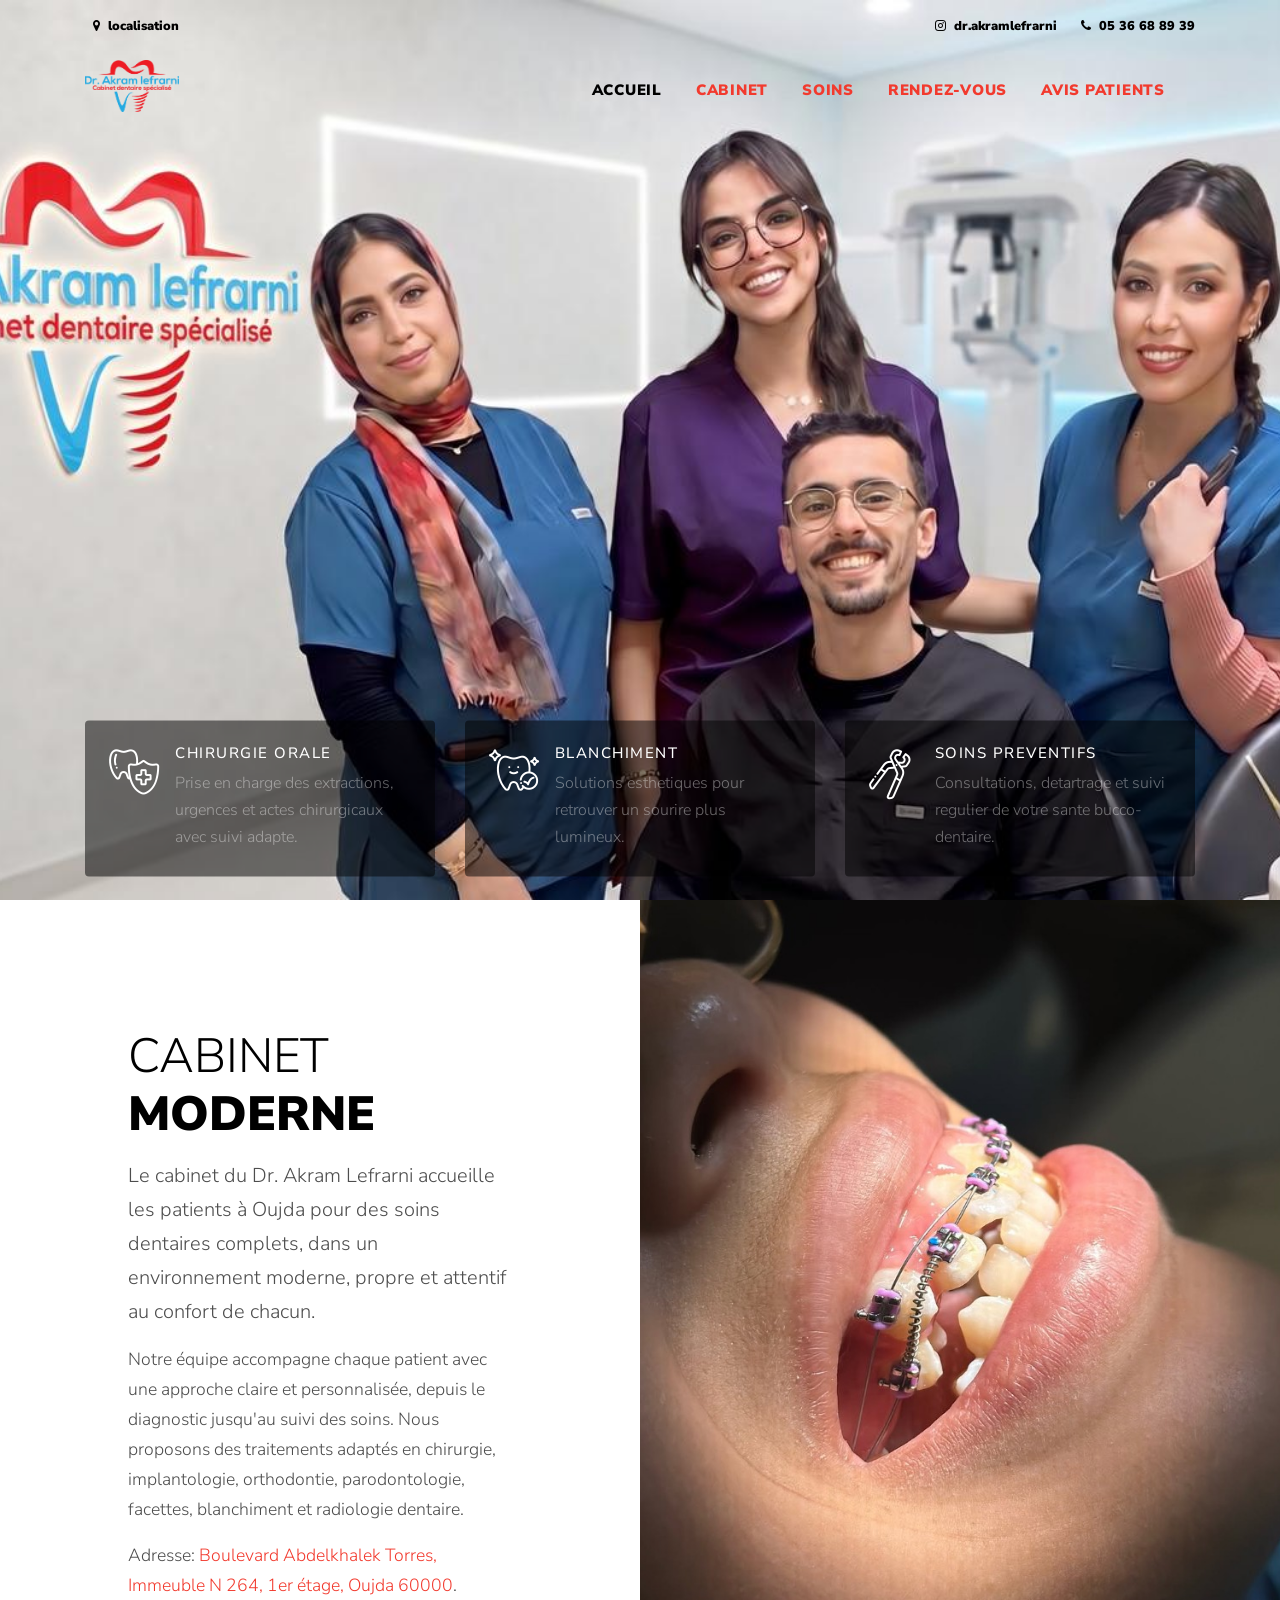
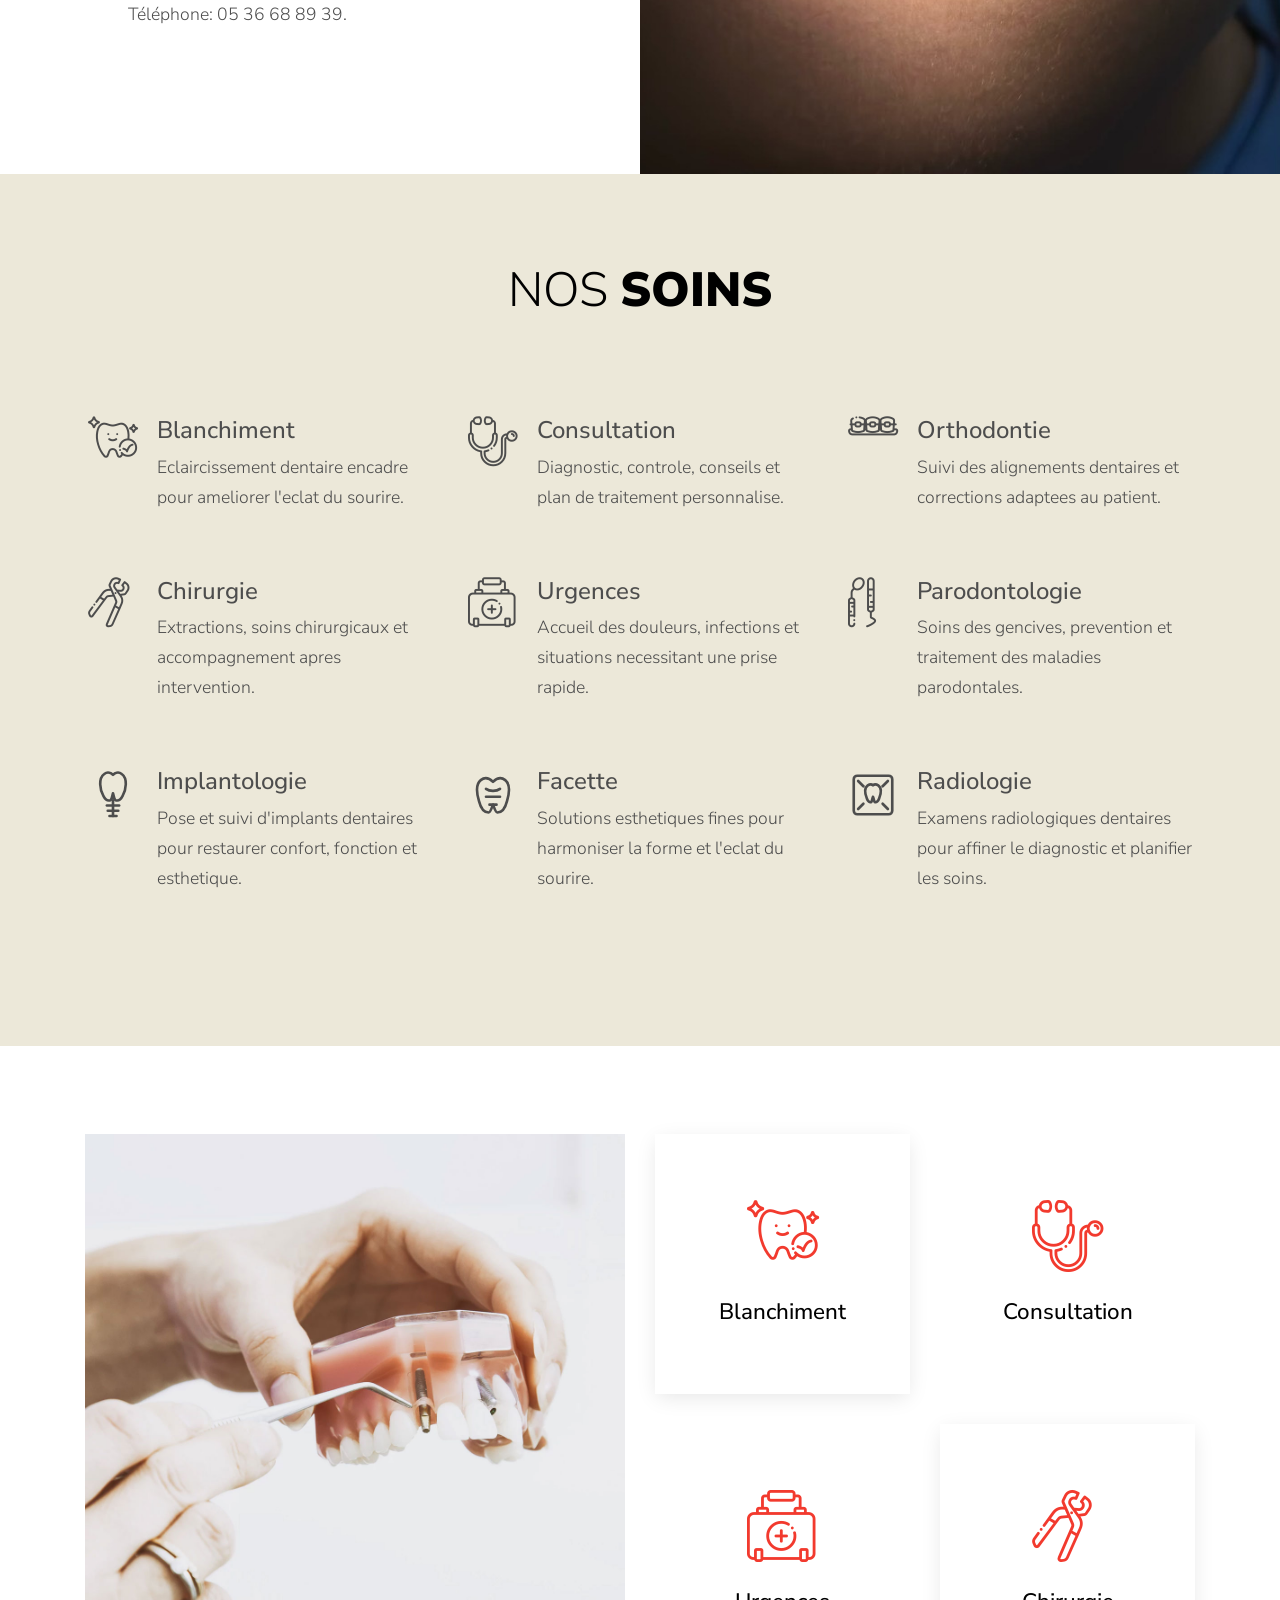
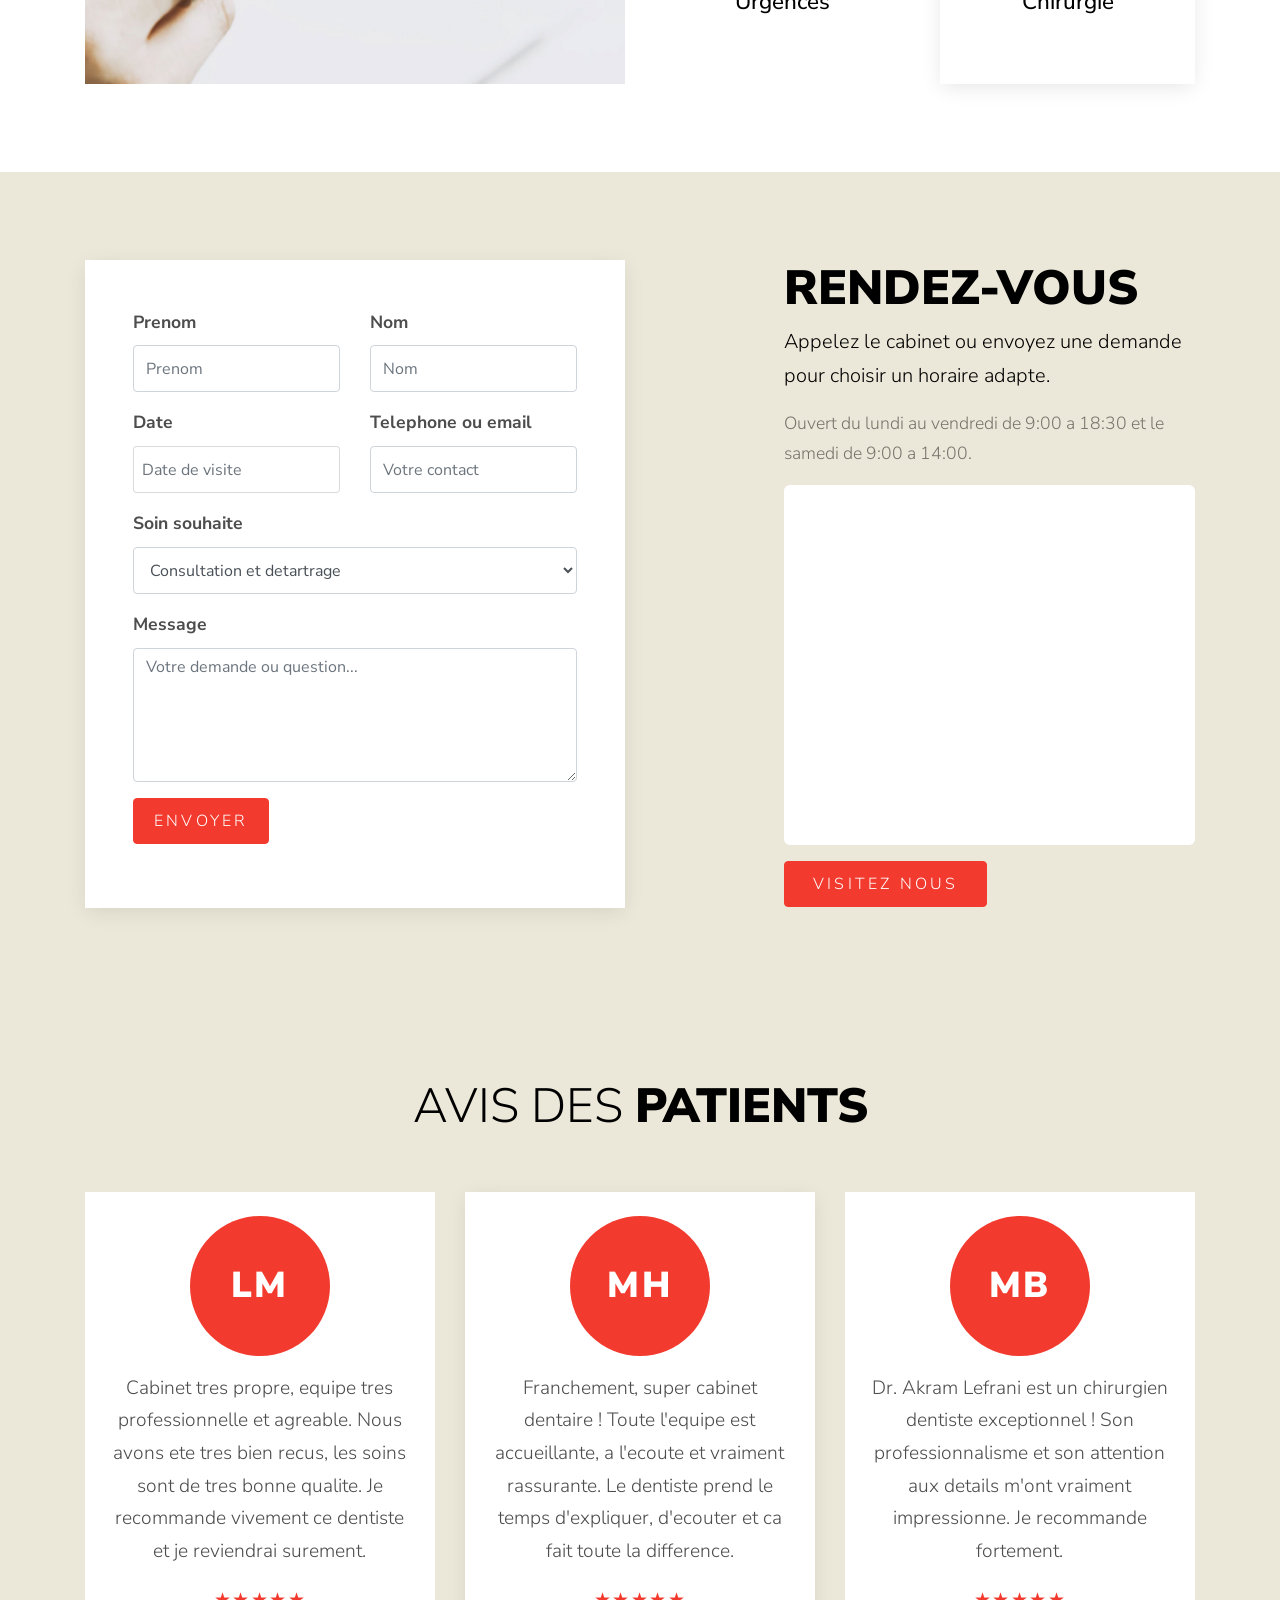
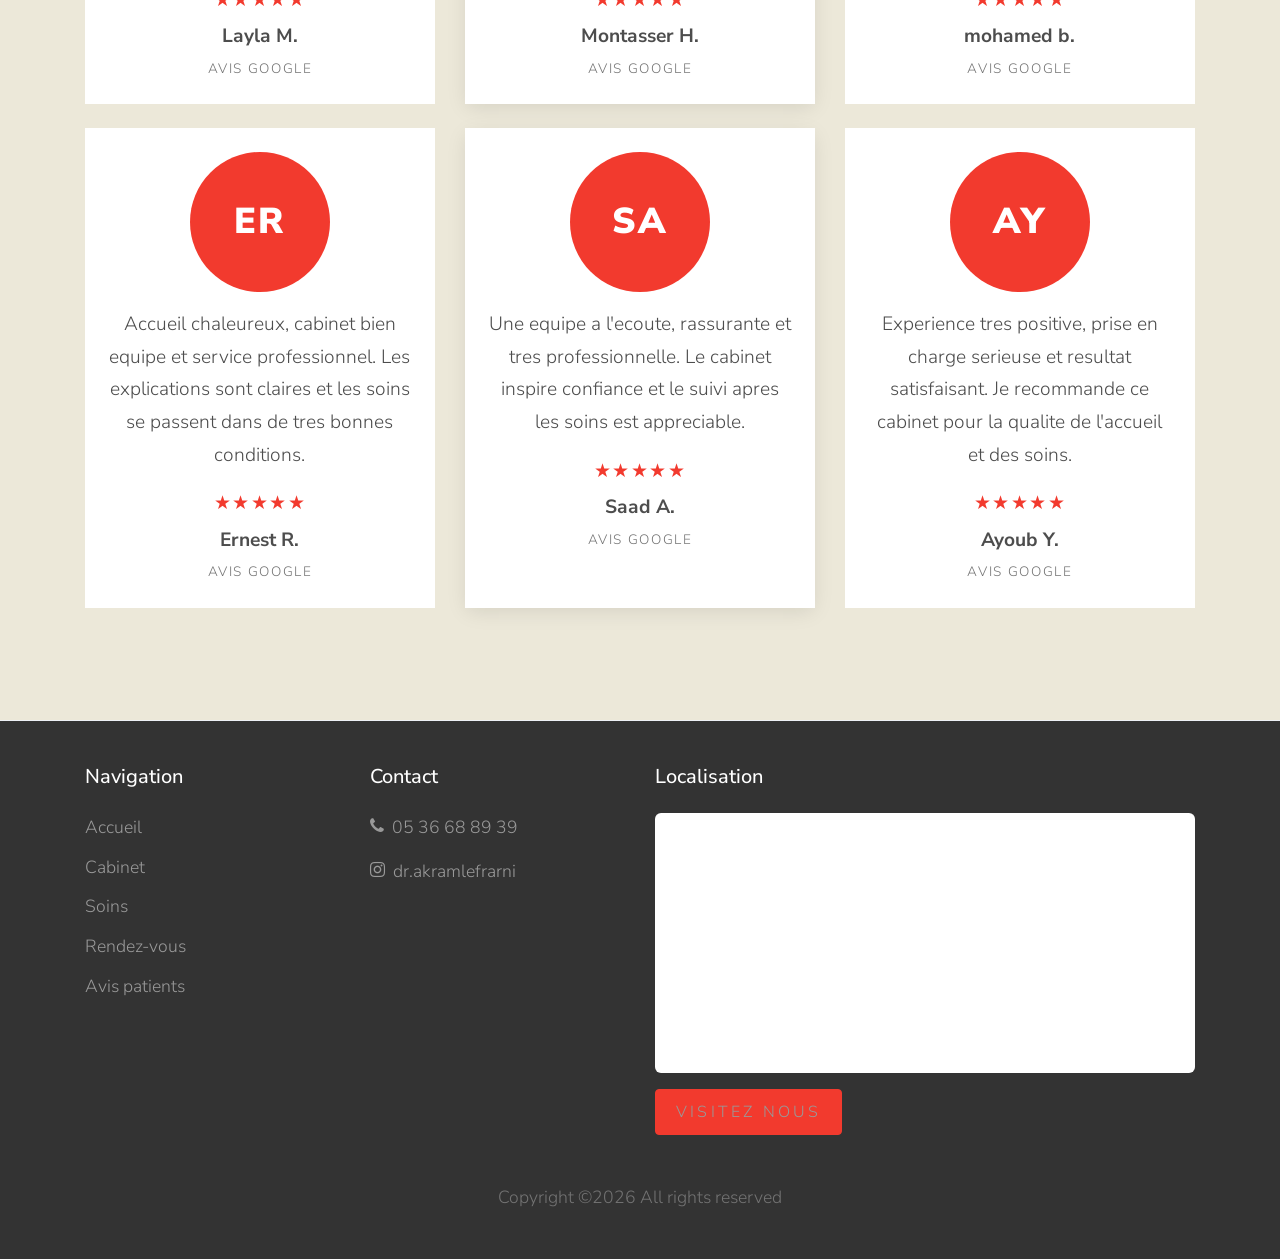
<file: index.html>
<!DOCTYPE html>
<html lang="en">
  <head>
    <title>Cabinet Dentaire Spécialisé Dr.Akram Lefrarni</title>
    <meta charset="utf-8">
    <meta name="viewport" content="width=device-width, initial-scale=1, shrink-to-fit=no">
    <link rel="icon" href="favicon.ico" sizes="any">
    <link rel="icon" type="image/png" href="favicon.png">
    <link rel="apple-touch-icon" href="apple-touch-icon.png">

    <link rel="stylesheet" href="https://fonts.googleapis.com/css?family=Nunito+Sans:200,300,400,700,900"> 
    <link rel="stylesheet" href="fonts/icomoon/style.css">

    <link rel="stylesheet" href="css/bootstrap.min.css">
    <link rel="stylesheet" href="css/bootstrap-datepicker.css">
    
    
    <link rel="stylesheet" href="fonts/flaticon/font/flaticon.css">
  
    <link rel="stylesheet" href="css/aos.css">

    <link rel="stylesheet" href="css/style.css">
    
  </head>
  <body>
  
  <div class="site-wrap">

    <div class="site-mobile-menu">
      <div class="site-mobile-menu-header">
        <div class="site-mobile-menu-logo">
          <a href="#home"><img src="images/logo-akram.png" alt="Dr. Akram Lefrarni"></a>
        </div>
        <div class="site-mobile-menu-close mt-3">
          <span class="icon-close2 js-menu-toggle"></span>
        </div>
      </div>
      <div class="site-mobile-menu-body"></div>
    </div> <!-- .site-mobile-menu -->
    
    
    <div class="site-navbar-wrap">
      <div class="site-navbar-top d-none d-lg-block">
        <div class="container py-2">
          <div class="row align-items-center">
            <div class="col-6">
              <a href="https://www.google.com/maps?kgmid=/g/11rzddnyf4&amp;hl=fr-MA&amp;shem=epsd1,rimspwouoe&amp;shndl=30&amp;kgs=b366cc1768836b90&amp;um=1&amp;ie=UTF-8&amp;fb=1&amp;gl=ma&amp;sa=X&amp;geocode=KWnq8M3XY3gNMW0KTFNRmbJt&amp;daddr=Blvd+abdelkhalek+torres,+Immeuble+N%C2%B0+264,+1er+%C3%A9tage,+Oujda+60000" target="_blank" rel="noopener" class="d-inline-flex align-items-center p-2 pl-0">
                <span class="icon-map-marker mr-2"></span>
                <span>localisation</span>
              </a>
            </div>
            <div class="col-6">
              <div class="d-flex ml-auto">
                <a href="https://www.instagram.com/dr.akramlefrarni/" class="d-flex align-items-center ml-auto mr-4">
                  <span class="icon-instagram mr-2"></span>
                  <span class="d-none d-md-inline-block">dr.akramlefrarni</span>
                </a>
                <a href="tel:0536688939" class="d-flex align-items-center">
                  <span class="icon-phone mr-2"></span>
                  <span class="d-none d-md-inline-block">05 36 68 89 39</span>
                </a>
              </div>
            </div>
          </div>
        </div>
      </div>
      <div class="site-navbar">
        <div class="container py-1">
          <div class="row align-items-center">
            <div class="col-2">
              <h2 class="mb-0 site-logo"><a href="#home"><img src="images/logo-akram.png" alt="Dr. Akram Lefrarni"></a></h2>
            </div>
            <div class="col-10">
              <nav class="site-navigation text-right" role="navigation">
                <div class="container">
                  <div class="d-inline-block d-lg-none ml-md-0 mr-auto py-3"><a href="#" class="site-menu-toggle js-menu-toggle text-black"><span class="icon-menu h3"></span></a></div>

                  <ul class="site-menu js-clone-nav d-none d-lg-block">
                    <li class="active">
                      <a href="#home">Accueil</a>
                    </li>
                    <li><a href="#cabinet">Cabinet</a></li>
                    <li><a href="#soins">Soins</a></li>
                    <li><a href="#contact">Rendez-vous</a></li>
                    <li><a href="#patients">Avis patients</a></li>
                    <li class="d-lg-none mobile-menu-contact mobile-menu-contact-first"><a href="https://www.google.com/maps?kgmid=/g/11rzddnyf4&amp;hl=fr-MA&amp;shem=epsd1,rimspwouoe&amp;shndl=30&amp;kgs=b366cc1768836b90&amp;um=1&amp;ie=UTF-8&amp;fb=1&amp;gl=ma&amp;sa=X&amp;geocode=KWnq8M3XY3gNMW0KTFNRmbJt&amp;daddr=Blvd+abdelkhalek+torres,+Immeuble+N%C2%B0+264,+1er+%C3%A9tage,+Oujda+60000" target="_blank" rel="noopener"><span class="icon-map-marker mr-2"></span>localisation</a></li>
                    <li class="d-lg-none mobile-menu-contact"><a href="https://www.instagram.com/dr.akramlefrarni/" target="_blank" rel="noopener"><span class="icon-instagram mr-2"></span>dr.akramlefrarni</a></li>
                    <li class="d-lg-none mobile-menu-contact"><a href="tel:0536688939"><span class="icon-phone mr-2"></span>05 36 68 89 39</a></li>
                  </ul>
                </div>
              </nav>
            </div>
          </div>
        </div>
      </div>
    </div>

    <div id="home" class="site-blocks-cover hero-team-bg" data-aos="fade">
      <div class="container">
        <div class="row align-items-center"></div>
      </div>
    </div>  

    <div class="site-block-1">
      <div class="container">
        <div class="row">
          <div class="col-lg-4">
            <div class="site-block-feature d-flex p-4 rounded mb-4 js-treatment-modal" role="button" tabindex="0" data-treatment="Chirurgie orale">
              <div class="mr-3">
                <span class="icon flaticon-tooth font-weight-light text-white h2"></span>
              </div>
              <div class="text">
                <h3>Chirurgie orale</h3>
                <p>Prise en charge des extractions, urgences et actes chirurgicaux avec suivi adapte.</p>
              </div>
            </div>   
          </div>
          <div class="col-lg-4">
            <div class="site-block-feature d-flex p-4 rounded mb-4 js-treatment-modal" role="button" tabindex="0" data-treatment="Blanchiment">
              <div class="mr-3">
                <span class="icon flaticon-tooth-whitening font-weight-light text-white h2"></span>
              </div>
              <div class="text">
                <h3>Blanchiment</h3>
                <p>Solutions esthetiques pour retrouver un sourire plus lumineux.</p>
              </div>
            </div>
          </div>
          <div class="col-lg-4">
            <div class="site-block-feature d-flex p-4 rounded mb-4 js-treatment-modal" role="button" tabindex="0" data-treatment="Soins preventifs">
              <div class="mr-3">
                <span class="icon flaticon-tooth-pliers font-weight-light text-white h2"></span>
              </div>
              <div class="text">
                <h3>Soins preventifs</h3>
                <p>Consultations, detartrage et suivi regulier de votre sante bucco-dentaire.</p>
              </div>
            </div>
          </div>
        </div>
      </div>
    </div>

    <div id="cabinet" class="site-block-half d-block d-lg-flex site-block-video site-block-cabinet-media">
      <div class="image order-2 video-panel">
        <img
          id="case-video-frame"
          class="site-inline-video"
          src="images/case-01.png"
          alt="Cas clinique avant et apres"
          loading="lazy">
      </div>
      <div class="text order-1">
        <h2 class="site-heading text-black mb-3">Cabinet <strong>Moderne</strong></h2>
        <p class="lead">Le cabinet du Dr. Akram Lefrarni accueille les patients à Oujda pour des soins dentaires complets, dans un environnement moderne, propre et attentif au confort de chacun.</p>
        <p>Notre équipe accompagne chaque patient avec une approche claire et personnalisée, depuis le diagnostic jusqu'au suivi des soins. Nous proposons des traitements adaptés en chirurgie, implantologie, orthodontie, parodontologie, facettes, blanchiment et radiologie dentaire.</p>
        <p>Adresse: <a href="https://www.google.com/maps/place/Cabinet+Dentaire+Sp%C3%A9cialis%C3%A9+Dr.+Akram+Lefrarni+Chirurgien+Dentiste/@34.6883309,-1.9096537,17z/data=!3m1!4b1!4m6!3m5!1s0xd7863d7cdf0ea69:0x6db29951534c0a6d!8m2!3d34.6883309!4d-1.9070788!16s%2Fg%2F11rzddnyf4?hl=fr-MA&amp;entry=ttu&amp;g_ep=EgoyMDI2MDUwMi4wIKXMDSoASAFQAw%3D%3D" target="_blank" rel="noopener">Boulevard Abdelkhalek Torres, Immeuble N 264, 1er étage, Oujda 60000</a>. Téléphone: 05 36 68 89 39.</p>
      </div>
      
    </div>

    <div id="soins" class="site-section bg-light">
      <div class="container">
        <div class="row mb-5 justify-content-center">
          <div class="col-md-6 text-center">
            <h2 class="site-heading text-black mb-5">Nos <strong>Soins</strong></h2>
          </div>
        </div>
        <div class="row">
          <div class="col-md-6 col-lg-4">
            <div class="site-block-feature-2 d-flex rounded mb-5 js-treatment-modal" role="button" tabindex="0" data-treatment="Blanchiment">
              <div class="mr-3">
                <span class="icon flaticon-tooth-whitening font-weight-light "></span>
              </div>
              <div class="text">
                <h3>Blanchiment</h3>
                <p>Eclaircissement dentaire encadre pour ameliorer l'eclat du sourire.</p>
              </div>
            </div>
          </div>

          <div class="col-md-6 col-lg-4">
            <div class="site-block-feature-2 d-flex rounded mb-5 js-treatment-modal" role="button" tabindex="0" data-treatment="Consultation et detartrage">
              <div class="mr-3">
                <span class="icon flaticon-stethoscope font-weight-light "></span>
              </div>
              <div class="text">
                <h3>Consultation</h3>
                <p>Diagnostic, controle, conseils et plan de traitement personnalise.</p>
              </div>
            </div>
          </div>

          <div class="col-md-6 col-lg-4">
            <div class="site-block-feature-2 d-flex rounded mb-5 js-treatment-modal" role="button" tabindex="0" data-treatment="Orthodontie">
              <div class="mr-3">
                <span class="icon flaticon-brackets font-weight-light "></span>
              </div>
              <div class="text">
                <h3>Orthodontie</h3>
                <p>Suivi des alignements dentaires et corrections adaptees au patient.</p>
              </div>
            </div>
          </div>

          <div class="col-md-6 col-lg-4">
            <div class="site-block-feature-2 d-flex rounded mb-5 js-treatment-modal" role="button" tabindex="0" data-treatment="Chirurgie orale">
              <div class="mr-3">
                <span class="icon flaticon-tooth-pliers font-weight-light "></span>
              </div>
              <div class="text">
                <h3>Chirurgie</h3>
                <p>Extractions, soins chirurgicaux et accompagnement apres intervention.</p>
              </div>
            </div>
          </div>

          <div class="col-md-6 col-lg-4">
            <div class="site-block-feature-2 d-flex rounded mb-5 js-treatment-modal" role="button" tabindex="0" data-treatment="Urgence dentaire">
              <div class="mr-3">
                <span class="icon flaticon-first-aid-kit font-weight-light "></span>
              </div>
              <div class="text">
                <h3>Urgences</h3>
                <p>Accueil des douleurs, infections et situations necessitant une prise rapide.</p>
              </div>
            </div>
          </div>

          <div class="col-md-6 col-lg-4">
            <div class="site-block-feature-2 d-flex rounded mb-5 js-treatment-modal" role="button" tabindex="0" data-treatment="Parodontologie">
              <div class="mr-3">
                <span class="icon flaticon-dentist-tools font-weight-light "></span>
              </div>
              <div class="text">
                <h3>Parodontologie</h3>
                <p>Soins des gencives, prevention et traitement des maladies parodontales.</p>
              </div>
            </div>
          </div>

          <div class="col-md-6 col-lg-4">
            <div class="site-block-feature-2 d-flex rounded mb-5 js-treatment-modal" role="button" tabindex="0" data-treatment="Implants dentaires">
              <div class="mr-3">
                <svg class="service-svg" viewBox="0 0 64 64" aria-hidden="true">
                  <path d="M22 8c4-3 8-1 10 1 2-2 6-4 10-1 7 5 5 18 1 25-2 4-5 6-8 5-2-1-2-5-3-8-1 3-1 7-3 8-3 1-6-1-8-5-4-7-6-20 1-25z"/>
                  <path d="M32 38v18"/>
                  <path d="M25 44h14"/>
                  <path d="M26 50h12"/>
                  <path d="M28 56h8"/>
                </svg>
              </div>
              <div class="text">
                <h3>Implantologie</h3>
                <p>Pose et suivi d'implants dentaires pour restaurer confort, fonction et esthetique.</p>
              </div>
            </div>
          </div>

          <div class="col-md-6 col-lg-4">
            <div class="site-block-feature-2 d-flex rounded mb-5 js-treatment-modal" role="button" tabindex="0" data-treatment="Facette">
              <div class="mr-3">
                <svg class="service-svg" viewBox="0 0 64 64" aria-hidden="true">
                  <path d="M18 15c5-4 10-2 14 2 4-4 9-6 14-2 5 4 5 14 2 24-2 8-6 13-11 13-2 0-3-4-5-9-2 5-3 9-5 9-5 0-9-5-11-13-3-10-3-20 2-24z"/>
                  <path d="M24 25c4 3 12 3 16 0"/>
                  <path d="M24 34h16"/>
                  <path d="M28 43h8"/>
                </svg>
              </div>
              <div class="text">
                <h3>Facette</h3>
                <p>Solutions esthetiques fines pour harmoniser la forme et l'eclat du sourire.</p>
              </div>
            </div>
          </div>

          <div class="col-md-6 col-lg-4">
            <div class="site-block-feature-2 d-flex rounded mb-5 js-treatment-modal" role="button" tabindex="0" data-treatment="Radiologie">
              <div class="mr-3">
                <svg class="service-svg" viewBox="0 0 64 64" aria-hidden="true">
                  <rect x="10" y="10" width="44" height="44" rx="4"/>
                  <path d="M26 21c3-2 5-1 6 0 1-1 3-2 6 0 4 3 3 10 1 15-1 3-3 5-5 4-1-1-1-4-2-6-1 2-1 5-2 6-2 1-4-1-5-4-2-5-3-12 1-15z"/>
                  <path d="M15 16l6 6"/>
                  <path d="M49 16l-6 6"/>
                  <path d="M15 48l6-6"/>
                  <path d="M49 48l-6-6"/>
                </svg>
              </div>
              <div class="text">
                <h3>Radiologie</h3>
                <p>Examens radiologiques dentaires pour affiner le diagnostic et planifier les soins.</p>
              </div>
            </div>
          </div>

        </div>
      </div>
    </div>

    <div class="site-section site-block-3">
      <div class="container">
        <div class="row">
          <div class="col-lg-6 mb-5 mb-lg-0 site-block-3-lead-col">
            <div class="site-block-3-lead-img-wrap">
              <img src="images/img_3.jpg" alt="Image" class="img-fluid site-block-3-lead-img">
            </div>
          </div>
          <div class="col-lg-6">
            <div class="row row-items">
              <div class="col-md-6">
                <a href="#" class="d-flex text-center feature active p-4 mb-4 js-treatment-modal" data-treatment="Blanchiment">
                  <span class="align-self-center w-100">
                    <span class="d-block mb-3">
                      <span class="flaticon-tooth-whitening display-3"></span>
                    </span>
                    <h3>Blanchiment</h3>
                  </span>
                </a>
              </div>
              <div class="col-md-6">
                <a href="#" class="d-flex text-center feature p-4 mb-4 js-treatment-modal" data-treatment="Consultation et detartrage">
                  <span class="align-self-center w-100">
                    <span class="d-block mb-3">
                      <span class="flaticon-stethoscope display-3"></span>
                    </span>
                    <h3>Consultation</h3>
                  </span>
                </a>
              </div>
            </div>
            <div class="row row-items last">
              <div class="col-md-6">
                <a href="#" class="d-flex text-center feature p-4 mb-4 js-treatment-modal" data-treatment="Urgence dentaire">
                  <span class="align-self-center w-100">
                    <span class="d-block mb-3">
                      <span class="flaticon-first-aid-kit display-3"></span>
                    </span>
                    <h3>Urgences</h3>
                  </span>
                </a>
              </div>
              <div class="col-md-6">
                <a href="#" class="d-flex text-center active feature p-4 mb-4 js-treatment-modal" data-treatment="Chirurgie orale">
                  <span class="align-self-center w-100">
                    <span class="d-block mb-3">
                      <span class="flaticon-tooth-pliers display-3"></span>
                    </span>
                    <h3>Chirurgie</h3>
                  </span>
                </a>
              </div>
            </div>
          </div>
        </div>
      </div>
    </div>

    <div id="contact" class="site-section site-block-appointment">
      <div class="container">
        <div class="row">
          <div class="col-lg-6 mb-5 pl-lg-5 order-1 order-lg-2">
            <div class="pl-lg-5 ml-lg-5">
              <h2 class="site-heading text-black"><strong>Rendez-vous</strong></h2>
              <p class="lead text-black">Appelez le cabinet ou envoyez une demande pour choisir un horaire adapte.</p>
              <p class="text-black-opacity-5">Ouvert du lundi au vendredi de 9:00 a 18:30 et le samedi de 9:00 a 14:00.</p>
              <div class="appointment-map-location d-none d-lg-block">
                <div class="site-map-frame">
                  <iframe
                    src="https://www.google.com/maps?q=Cabinet%20Dentaire%20Dr.%20Akram%20Lefrarni%20Oujda&output=embed"
                    title="Localisation Cabinet Dentaire Dr. Akram Lefrarni"
                    loading="lazy"
                    referrerpolicy="no-referrer-when-downgrade"></iframe>
                </div>
                <a href="https://www.google.com/maps?kgmid=/g/11rzddnyf4&amp;hl=fr-MA&amp;shem=epsd1,rimspwouoe&amp;shndl=30&amp;kgs=b366cc1768836b90&amp;um=1&amp;ie=UTF-8&amp;fb=1&amp;gl=ma&amp;sa=X&amp;geocode=KWnq8M3XY3gNMW0KTFNRmbJt&amp;daddr=Blvd+abdelkhalek+torres,+Immeuble+N%C2%B0+264,+1er+%C3%A9tage,+Oujda+60000" target="_blank" rel="noopener" class="btn btn-primary mt-3">Visitez nous</a>
              </div>
            </div>
          </div>
          <div class="col-lg-6 order-2 order-lg-1">


            <form action="#" class="p-5 bg-white js-whatsapp-form" data-whatsapp-type="appointment">

              <div class="row form-group">
                <div class="col-md-6 mb-3 mb-md-0">
                  <label class="font-weight-bold" for="fname">Prenom</label>
                  <input type="text" id="fname" name="fname" class="form-control" placeholder="Prenom">
                </div>
                <div class="col-md-6">
                  <label class="font-weight-bold" for="lname">Nom</label>
                  <input type="text" id="lname" name="lname" class="form-control" placeholder="Nom">
                </div>
              </div>

              <div class="row form-group">
                <div class="col-md-6 mb-3 mb-md-0">
                  <label class="font-weight-bold" for="date">Date</label> 
                  <input type="text" id="date" name="date" class="form-control datepicker px-2" placeholder="Date de visite">
                </div>
                <div class="col-md-6">
                  <label class="font-weight-bold" for="contact-info">Telephone ou email</label> 
                  <input type="text" id="contact-info" name="contact" class="form-control" placeholder="Votre contact">
                </div>
              </div>

              <div class="row form-group">
                <div class="col-md-12">
                  <label class="font-weight-bold" for="treatment">Soin souhaite</label> 
                  <select name="treatment" id="treatment" class="form-control">
                    <option value="Consultation et detartrage">Consultation et detartrage</option>
                    <option value="Urgence dentaire">Urgence dentaire</option>
                    <option value="Implants dentaires">Implants dentaires</option>
                    <option value="Orthodontie">Orthodontie</option>
                    <option value="Blanchiment">Blanchiment</option>
                    <option value="Chirurgie orale">Chirurgie orale</option>
                    <option value="Soins preventifs">Soins preventifs</option>
                    <option value="Parodontologie">Parodontologie</option>
                    <option value="Facette">Facette</option>
                    <option value="Radiologie">Radiologie</option>
                  </select>
                </div>
              </div>

              <div class="row form-group">
                <div class="col-md-12">
                  <label class="font-weight-bold" for="note">Message</label> 
                  <textarea name="note" id="note" cols="30" rows="5" class="form-control" placeholder="Votre demande ou question..."></textarea>
                </div>
              </div>

              <div class="row form-group">
                <div class="col-md-12">
                  <input type="submit" value="Envoyer" class="btn btn-primary">
                </div>
              </div>

  
            </form>
          </div>
          
        </div>
      </div>
    </div>

    <div id="patients" class="site-section site-patients-section bg-light">
      <div class="container">
        <div class="row mb-5 justify-content-center">
          <div class="col-md-6 text-center">
            <h2 class="site-heading text-black">Avis des <strong>Patients</strong></h2>
          </div>
        </div>
        <div class="row">
          <div class="col-md-6 col-lg-4 mb-4">
            <a href="https://www.google.com/maps/place/Cabinet+Dentaire+Sp%C3%A9cialis%C3%A9+Dr.+Akram+Lefrarni+Chirurgien+Dentiste/@34.6883309,-1.9096537,17z/data=!3m1!4b1!4m6!3m5!1s0xd7863d7cdf0ea69:0x6db29951534c0a6d!8m2!3d34.6883309!4d-1.9070788!16s%2Fg%2F11rzddnyf4?hl=fr-MA&amp;entry=ttu&amp;g_ep=EgoyMDI2MDUwMi4wIKXMDSoASAFQAw%3D%3D" target="_blank" rel="noopener" class="site-block-testimony p-4 text-center d-block h-100">
              <div class="mb-3">
                <div class="review-avatar">LM</div>
              </div>
              <div>
                 <p>Cabinet tres propre, equipe tres professionnelle et agreable. Nous avons ete tres bien recus, les soins sont de tres bonne qualite. Je recommande vivement ce dentiste et je reviendrai surement.</p>
                 <p class="review-rating">★★★★★</p>
                 <p><strong class="font-weight-bold">Layla M.</strong></p>
                 <p class="review-source">Avis Google</p>
              </div>
            </a>
          </div>
          <div class="col-md-6 col-lg-4 mb-4">
            <a href="https://www.google.com/maps/place/Cabinet+Dentaire+Sp%C3%A9cialis%C3%A9+Dr.+Akram+Lefrarni+Chirurgien+Dentiste/@34.6883309,-1.9096537,17z/data=!3m1!4b1!4m6!3m5!1s0xd7863d7cdf0ea69:0x6db29951534c0a6d!8m2!3d34.6883309!4d-1.9070788!16s%2Fg%2F11rzddnyf4?hl=fr-MA&amp;entry=ttu&amp;g_ep=EgoyMDI2MDUwMi4wIKXMDSoASAFQAw%3D%3D" target="_blank" rel="noopener" class="site-block-testimony p-4 text-center d-block h-100 active">
              <div class="mb-3">
                <div class="review-avatar">MH</div>
              </div>
              <div>
                 <p>Franchement, super cabinet dentaire ! Toute l'equipe est accueillante, a l'ecoute et vraiment rassurante. Le dentiste prend le temps d'expliquer, d'ecouter et ca fait toute la difference.</p>
                 <p class="review-rating">★★★★★</p>
                 <p><strong class="font-weight-bold">Montasser H.</strong></p>
                 <p class="review-source">Avis Google</p>
              </div>
            </a>
          </div>
          <div class="col-md-6 col-lg-4 mb-4">
            <a href="https://www.google.com/maps/place/Cabinet+Dentaire+Sp%C3%A9cialis%C3%A9+Dr.+Akram+Lefrarni+Chirurgien+Dentiste/@34.6883309,-1.9096537,17z/data=!3m1!4b1!4m6!3m5!1s0xd7863d7cdf0ea69:0x6db29951534c0a6d!8m2!3d34.6883309!4d-1.9070788!16s%2Fg%2F11rzddnyf4?hl=fr-MA&amp;entry=ttu&amp;g_ep=EgoyMDI2MDUwMi4wIKXMDSoASAFQAw%3D%3D" target="_blank" rel="noopener" class="site-block-testimony p-4 text-center d-block h-100">
              <div class="mb-3">
                <div class="review-avatar">MB</div>
              </div>
              <div>
                 <p>Dr. Akram Lefrani est un chirurgien dentiste exceptionnel ! Son professionnalisme et son attention aux details m'ont vraiment impressionne. Je recommande fortement.</p>
                 <p class="review-rating">★★★★★</p>
                 <p><strong class="font-weight-bold">mohamed b.</strong></p>
                 <p class="review-source">Avis Google</p>
              </div>
            </a>
          </div>
          <div class="col-md-6 col-lg-4 mb-4">
            <a href="https://www.google.com/maps/place/Cabinet+Dentaire+Sp%C3%A9cialis%C3%A9+Dr.+Akram+Lefrarni+Chirurgien+Dentiste/@34.6883309,-1.9096537,17z/data=!3m1!4b1!4m6!3m5!1s0xd7863d7cdf0ea69:0x6db29951534c0a6d!8m2!3d34.6883309!4d-1.9070788!16s%2Fg%2F11rzddnyf4?hl=fr-MA&amp;entry=ttu&amp;g_ep=EgoyMDI2MDUwMi4wIKXMDSoASAFQAw%3D%3D" target="_blank" rel="noopener" class="site-block-testimony p-4 text-center d-block h-100">
              <div class="mb-3">
                <div class="review-avatar">ER</div>
              </div>
              <div>
                 <p>Accueil chaleureux, cabinet bien equipe et service professionnel. Les explications sont claires et les soins se passent dans de tres bonnes conditions.</p>
                 <p class="review-rating">★★★★★</p>
                 <p><strong class="font-weight-bold">Ernest R.</strong></p>
                 <p class="review-source">Avis Google</p>
              </div>
            </a>
          </div>
          <div class="col-md-6 col-lg-4 mb-4">
            <a href="https://www.google.com/maps/place/Cabinet+Dentaire+Sp%C3%A9cialis%C3%A9+Dr.+Akram+Lefrarni+Chirurgien+Dentiste/@34.6883309,-1.9096537,17z/data=!3m1!4b1!4m6!3m5!1s0xd7863d7cdf0ea69:0x6db29951534c0a6d!8m2!3d34.6883309!4d-1.9070788!16s%2Fg%2F11rzddnyf4?hl=fr-MA&amp;entry=ttu&amp;g_ep=EgoyMDI2MDUwMi4wIKXMDSoASAFQAw%3D%3D" target="_blank" rel="noopener" class="site-block-testimony p-4 text-center d-block h-100 active">
              <div class="mb-3">
                <div class="review-avatar">SA</div>
              </div>
              <div>
                 <p>Une equipe a l'ecoute, rassurante et tres professionnelle. Le cabinet inspire confiance et le suivi apres les soins est appreciable.</p>
                 <p class="review-rating">★★★★★</p>
                 <p><strong class="font-weight-bold">Saad A.</strong></p>
                 <p class="review-source">Avis Google</p>
              </div>
            </a>
          </div>
          <div class="col-md-6 col-lg-4 mb-4">
            <a href="https://www.google.com/maps/place/Cabinet+Dentaire+Sp%C3%A9cialis%C3%A9+Dr.+Akram+Lefrarni+Chirurgien+Dentiste/@34.6883309,-1.9096537,17z/data=!3m1!4b1!4m6!3m5!1s0xd7863d7cdf0ea69:0x6db29951534c0a6d!8m2!3d34.6883309!4d-1.9070788!16s%2Fg%2F11rzddnyf4?hl=fr-MA&amp;entry=ttu&amp;g_ep=EgoyMDI2MDUwMi4wIKXMDSoASAFQAw%3D%3D" target="_blank" rel="noopener" class="site-block-testimony p-4 text-center d-block h-100">
              <div class="mb-3">
                <div class="review-avatar">AY</div>
              </div>
              <div>
                 <p>Experience tres positive, prise en charge serieuse et resultat satisfaisant. Je recommande ce cabinet pour la qualite de l'accueil et des soins.</p>
                 <p class="review-rating">★★★★★</p>
                 <p><strong class="font-weight-bold">Ayoub Y.</strong></p>
                 <p class="review-source">Avis Google</p>
              </div>
            </a>
          </div>
        </div>
      </div>
    </div>

    <footer class="site-footer border-top">
      <div class="container">
        <div class="row">
          <div class="col-lg-3 mb-4 mb-lg-0">
            <h3 class="footer-heading mb-4">Navigation</h3>
            <ul class="list-unstyled">
              <li><a href="#home">Accueil</a></li>
              <li><a href="#cabinet">Cabinet</a></li>
              <li><a href="#soins">Soins</a></li>
              <li><a href="#contact">Rendez-vous</a></li>
              <li><a href="#patients">Avis patients</a></li>
            </ul>
          </div>
          
          <div class="col-lg-3 mb-4 mb-lg-0">
            <h3 class="footer-heading mb-4">Contact</h3>
            <div class="footer-contact-links">
              <a href="tel:0536688939"><span class="icon-phone mr-2"></span>05 36 68 89 39</a>
              <a href="https://www.instagram.com/dr.akramlefrarni/" target="_blank" rel="noopener"><span class="icon-instagram mr-2"></span>dr.akramlefrarni</a>
            </div>
          </div>

          <div class="col-lg-6 mb-4 mb-lg-0">
            <div>
              <h3 class="footer-heading mb-4">Localisation</h3>
              <div class="footer-map-frame mb-3">
                <iframe
                  src="https://www.google.com/maps?q=Cabinet%20Dentaire%20Dr.%20Akram%20Lefrarni%20Oujda&output=embed"
                  loading="lazy"
                  allowfullscreen
                  referrerpolicy="no-referrer-when-downgrade"></iframe>
              </div>
              <a href="https://www.google.com/maps?kgmid=/g/11rzddnyf4&amp;hl=fr-MA&amp;shem=epsd1,rimspwouoe&amp;shndl=30&amp;kgs=b366cc1768836b90&amp;um=1&amp;ie=UTF-8&amp;fb=1&amp;gl=ma&amp;sa=X&amp;geocode=KWnq8M3XY3gNMW0KTFNRmbJt&amp;daddr=Blvd+abdelkhalek+torres,+Immeuble+N%C2%B0+264,+1er+%C3%A9tage,+Oujda+60000" target="_blank" rel="noopener" class="btn btn-primary">Visitez nous</a>
            </div>
          </div>
          
        </div>
        <div class="row pt-4 mt-4 text-center">
          <div class="col-md-12">
            <p>
            Copyright &copy;<script>document.write(new Date().getFullYear());</script> All rights reserved
            </p>
          </div>
          
        </div>
      </div>
    </footer>

    <div class="modal fade appointment-modal" id="appointmentModal" tabindex="-1" role="dialog" aria-labelledby="appointmentModalTitle" aria-hidden="true">
      <div class="modal-dialog modal-dialog-centered modal-lg" role="document">
        <div class="modal-content">
          <button type="button" class="close appointment-modal-close" data-dismiss="modal" aria-label="Fermer">
            <span aria-hidden="true">&times;</span>
          </button>
          <div class="modal-body p-4 p-md-5">
            <div class="mb-4">
              <h2 id="appointmentModalTitle" class="site-heading text-black mb-2"><strong>Rendez-vous</strong></h2>
              <p class="mb-0 text-black-opacity-5">Remplissez ce formulaire, le soin choisi est deja selectionne.</p>
            </div>
            <form action="#" class="js-whatsapp-form" data-whatsapp-type="appointment">
              <div class="row form-group">
                <div class="col-md-6 mb-3 mb-md-0">
                  <label class="font-weight-bold" for="modal-fname">Prenom</label>
                  <input type="text" id="modal-fname" name="fname" class="form-control" placeholder="Prenom">
                </div>
                <div class="col-md-6">
                  <label class="font-weight-bold" for="modal-lname">Nom</label>
                  <input type="text" id="modal-lname" name="lname" class="form-control" placeholder="Nom">
                </div>
              </div>

              <div class="row form-group">
                <div class="col-md-6 mb-3 mb-md-0">
                  <label class="font-weight-bold" for="modal-date">Date</label>
                  <input type="text" id="modal-date" name="date" class="form-control datepicker px-2" placeholder="Date de visite">
                </div>
                <div class="col-md-6">
                  <label class="font-weight-bold" for="modal-contact-info">Telephone ou email</label>
                  <input type="text" id="modal-contact-info" name="contact" class="form-control" placeholder="Votre contact">
                </div>
              </div>

              <div class="row form-group">
                <div class="col-md-12">
                  <label class="font-weight-bold" for="modal-treatment">Soin souhaite</label>
                  <select name="treatment" id="modal-treatment" class="form-control">
                    <option value="Consultation et detartrage">Consultation et detartrage</option>
                    <option value="Urgence dentaire">Urgence dentaire</option>
                    <option value="Implants dentaires">Implants dentaires</option>
                    <option value="Orthodontie">Orthodontie</option>
                    <option value="Blanchiment">Blanchiment</option>
                    <option value="Chirurgie orale">Chirurgie orale</option>
                    <option value="Soins preventifs">Soins preventifs</option>
                    <option value="Parodontologie">Parodontologie</option>
                    <option value="Facette">Facette</option>
                    <option value="Radiologie">Radiologie</option>
                  </select>
                </div>
              </div>

              <div class="row form-group">
                <div class="col-md-12">
                  <label class="font-weight-bold" for="modal-note">Message</label>
                  <textarea name="note" id="modal-note" cols="30" rows="4" class="form-control" placeholder="Votre demande ou question..."></textarea>
                </div>
              </div>

              <div class="row form-group mb-0">
                <div class="col-md-12">
                  <input type="submit" value="Envoyer" class="btn btn-primary">
                </div>
              </div>
            </form>
          </div>
        </div>
      </div>
    </div>
  </div>

  <script src="js/jquery-3.3.1.min.js"></script>
  <script src="js/jquery-migrate-3.0.1.min.js"></script>
  <script src="js/popper.min.js"></script>
  <script src="js/bootstrap.min.js"></script>
  <script src="js/bootstrap-datepicker.min.js"></script>
  <script src="js/aos.js"></script>

  <script>
    (function() {
      var caseFrame = document.getElementById('case-video-frame');
      if (!caseFrame) return;

      var caseImages = [
        'images/case-01.png',
        'images/case-02.png',
        'images/case-03.png',
        'images/case-04.png',
        'images/case-05.png',
        'images/case-06.png',
        'images/case-07.png'
      ];

      var frameIndex = 0;
      setInterval(function() {
        frameIndex = (frameIndex + 1) % caseImages.length;
        caseFrame.src = caseImages[frameIndex];
      }, 1800);
    })();
  </script>
  <script src="js/main.js"></script>
    
  </body>
</html>
</file>
<file: fonts/icomoon/style.css>
@font-face {
  font-family: 'icomoon';
  src:  url('fonts/icomoon.eot?10si43');
  src:  url('fonts/icomoon.eot?10si43#iefix') format('embedded-opentype'),
    url('fonts/icomoon.ttf?10si43') format('truetype'),
    url('fonts/icomoon.woff?10si43') format('woff'),
    url('fonts/icomoon.svg?10si43#icomoon') format('svg');
  font-weight: normal;
  font-style: normal;
}

[class^="icon-"], [class*=" icon-"] {
  /* use !important to prevent issues with browser extensions that change fonts */
  font-family: 'icomoon' !important;
  speak: none;
  font-style: normal;
  font-weight: normal;
  font-variant: normal;
  text-transform: none;
  line-height: 1;

  /* Better Font Rendering =========== */
  -webkit-font-smoothing: antialiased;
  -moz-osx-font-smoothing: grayscale;
}

.icon-asterisk:before {
  content: "\f069";
}
.icon-plus:before {
  content: "\f067";
}
.icon-question:before {
  content: "\f128";
}
.icon-minus:before {
  content: "\f068";
}
.icon-glass:before {
  content: "\f000";
}
.icon-music:before {
  content: "\f001";
}
.icon-search:before {
  content: "\f002";
}
.icon-envelope-o:before {
  content: "\f003";
}
.icon-heart:before {
  content: "\f004";
}
.icon-star:before {
  content: "\f005";
}
.icon-star-o:before {
  content: "\f006";
}
.icon-user:before {
  content: "\f007";
}
.icon-film:before {
  content: "\f008";
}
.icon-th-large:before {
  content: "\f009";
}
.icon-th:before {
  content: "\f00a";
}
.icon-th-list:before {
  content: "\f00b";
}
.icon-check:before {
  content: "\f00c";
}
.icon-close:before {
  content: "\f00d";
}
.icon-remove:before {
  content: "\f00d";
}
.icon-times:before {
  content: "\f00d";
}
.icon-search-plus:before {
  content: "\f00e";
}
.icon-search-minus:before {
  content: "\f010";
}
.icon-power-off:before {
  content: "\f011";
}
.icon-signal:before {
  content: "\f012";
}
.icon-cog:before {
  content: "\f013";
}
.icon-gear:before {
  content: "\f013";
}
.icon-trash-o:before {
  content: "\f014";
}
.icon-home:before {
  content: "\f015";
}
.icon-file-o:before {
  content: "\f016";
}
.icon-clock-o:before {
  content: "\f017";
}
.icon-road:before {
  content: "\f018";
}
.icon-download:before {
  content: "\f019";
}
.icon-arrow-circle-o-down:before {
  content: "\f01a";
}
.icon-arrow-circle-o-up:before {
  content: "\f01b";
}
.icon-inbox:before {
  content: "\f01c";
}
.icon-play-circle-o:before {
  content: "\f01d";
}
.icon-repeat:before {
  content: "\f01e";
}
.icon-rotate-right:before {
  content: "\f01e";
}
.icon-refresh:before {
  content: "\f021";
}
.icon-list-alt:before {
  content: "\f022";
}
.icon-lock:before {
  content: "\f023";
}
.icon-flag:before {
  content: "\f024";
}
.icon-headphones:before {
  content: "\f025";
}
.icon-volume-off:before {
  content: "\f026";
}
.icon-volume-down:before {
  content: "\f027";
}
.icon-volume-up:before {
  content: "\f028";
}
.icon-qrcode:before {
  content: "\f029";
}
.icon-barcode:before {
  content: "\f02a";
}
.icon-tag:before {
  content: "\f02b";
}
.icon-tags:before {
  content: "\f02c";
}
.icon-book:before {
  content: "\f02d";
}
.icon-bookmark:before {
  content: "\f02e";
}
.icon-print:before {
  content: "\f02f";
}
.icon-camera:before {
  content: "\f030";
}
.icon-font:before {
  content: "\f031";
}
.icon-bold:before {
  content: "\f032";
}
.icon-italic:before {
  content: "\f033";
}
.icon-text-height:before {
  content: "\f034";
}
.icon-text-width:before {
  content: "\f035";
}
.icon-align-left:before {
  content: "\f036";
}
.icon-align-center:before {
  content: "\f037";
}
.icon-align-right:before {
  content: "\f038";
}
.icon-align-justify:before {
  content: "\f039";
}
.icon-list:before {
  content: "\f03a";
}
.icon-dedent:before {
  content: "\f03b";
}
.icon-outdent:before {
  content: "\f03b";
}
.icon-indent:before {
  content: "\f03c";
}
.icon-video-camera:before {
  content: "\f03d";
}
.icon-image:before {
  content: "\f03e";
}
.icon-photo:before {
  content: "\f03e";
}
.icon-picture-o:before {
  content: "\f03e";
}
.icon-pencil:before {
  content: "\f040";
}
.icon-map-marker:before {
  content: "\f041";
}
.icon-adjust:before {
  content: "\f042";
}
.icon-tint:before {
  content: "\f043";
}
.icon-edit:before {
  content: "\f044";
}
.icon-pencil-square-o:before {
  content: "\f044";
}
.icon-share-square-o:before {
  content: "\f045";
}
.icon-check-square-o:before {
  content: "\f046";
}
.icon-arrows:before {
  content: "\f047";
}
.icon-step-backward:before {
  content: "\f048";
}
.icon-fast-backward:before {
  content: "\f049";
}
.icon-backward:before {
  content: "\f04a";
}
.icon-play:before {
  content: "\f04b";
}
.icon-pause:before {
  content: "\f04c";
}
.icon-stop:before {
  content: "\f04d";
}
.icon-forward:before {
  content: "\f04e";
}
.icon-fast-forward:before {
  content: "\f050";
}
.icon-step-forward:before {
  content: "\f051";
}
.icon-eject:before {
  content: "\f052";
}
.icon-chevron-left:before {
  content: "\f053";
}
.icon-chevron-right:before {
  content: "\f054";
}
.icon-plus-circle:before {
  content: "\f055";
}
.icon-minus-circle:before {
  content: "\f056";
}
.icon-times-circle:before {
  content: "\f057";
}
.icon-check-circle:before {
  content: "\f058";
}
.icon-question-circle:before {
  content: "\f059";
}
.icon-info-circle:before {
  content: "\f05a";
}
.icon-crosshairs:before {
  content: "\f05b";
}
.icon-times-circle-o:before {
  content: "\f05c";
}
.icon-check-circle-o:before {
  content: "\f05d";
}
.icon-ban:before {
  content: "\f05e";
}
.icon-arrow-left:before {
  content: "\f060";
}
.icon-arrow-right:before {
  content: "\f061";
}
.icon-arrow-up:before {
  content: "\f062";
}
.icon-arrow-down:before {
  content: "\f063";
}
.icon-mail-forward:before {
  content: "\f064";
}
.icon-share:before {
  content: "\f064";
}
.icon-expand:before {
  content: "\f065";
}
.icon-compress:before {
  content: "\f066";
}
.icon-exclamation-circle:before {
  content: "\f06a";
}
.icon-gift:before {
  content: "\f06b";
}
.icon-leaf:before {
  content: "\f06c";
}
.icon-fire:before {
  content: "\f06d";
}
.icon-eye:before {
  content: "\f06e";
}
.icon-eye-slash:before {
  content: "\f070";
}
.icon-exclamation-triangle:before {
  content: "\f071";
}
.icon-warning:before {
  content: "\f071";
}
.icon-plane:before {
  content: "\f072";
}
.icon-calendar:before {
  content: "\f073";
}
.icon-random:before {
  content: "\f074";
}
.icon-comment:before {
  content: "\f075";
}
.icon-magnet:before {
  content: "\f076";
}
.icon-chevron-up:before {
  content: "\f077";
}
.icon-chevron-down:before {
  content: "\f078";
}
.icon-retweet:before {
  content: "\f079";
}
.icon-shopping-cart:before {
  content: "\f07a";
}
.icon-folder:before {
  content: "\f07b";
}
.icon-folder-open:before {
  content: "\f07c";
}
.icon-arrows-v:before {
  content: "\f07d";
}
.icon-arrows-h:before {
  content: "\f07e";
}
.icon-bar-chart:before {
  content: "\f080";
}
.icon-bar-chart-o:before {
  content: "\f080";
}
.icon-twitter-square:before {
  content: "\f081";
}
.icon-facebook-square:before {
  content: "\f082";
}
.icon-camera-retro:before {
  content: "\f083";
}
.icon-key:before {
  content: "\f084";
}
.icon-cogs:before {
  content: "\f085";
}
.icon-gears:before {
  content: "\f085";
}
.icon-comments:before {
  content: "\f086";
}
.icon-thumbs-o-up:before {
  content: "\f087";
}
.icon-thumbs-o-down:before {
  content: "\f088";
}
.icon-star-half:before {
  content: "\f089";
}
.icon-heart-o:before {
  content: "\f08a";
}
.icon-sign-out:before {
  content: "\f08b";
}
.icon-linkedin-square:before {
  content: "\f08c";
}
.icon-thumb-tack:before {
  content: "\f08d";
}
.icon-external-link:before {
  content: "\f08e";
}
.icon-sign-in:before {
  content: "\f090";
}
.icon-trophy:before {
  content: "\f091";
}
.icon-github-square:before {
  content: "\f092";
}
.icon-upload:before {
  content: "\f093";
}
.icon-lemon-o:before {
  content: "\f094";
}
.icon-phone:before {
  content: "\f095";
}
.icon-square-o:before {
  content: "\f096";
}
.icon-bookmark-o:before {
  content: "\f097";
}
.icon-phone-square:before {
  content: "\f098";
}
.icon-twitter:before {
  content: "\f099";
}
.icon-facebook:before {
  content: "\f09a";
}
.icon-facebook-f:before {
  content: "\f09a";
}
.icon-github:before {
  content: "\f09b";
}
.icon-unlock:before {
  content: "\f09c";
}
.icon-credit-card:before {
  content: "\f09d";
}
.icon-feed:before {
  content: "\f09e";
}
.icon-rss:before {
  content: "\f09e";
}
.icon-hdd-o:before {
  content: "\f0a0";
}
.icon-bullhorn:before {
  content: "\f0a1";
}
.icon-bell-o:before {
  content: "\f0a2";
}
.icon-certificate:before {
  content: "\f0a3";
}
.icon-hand-o-right:before {
  content: "\f0a4";
}
.icon-hand-o-left:before {
  content: "\f0a5";
}
.icon-hand-o-up:before {
  content: "\f0a6";
}
.icon-hand-o-down:before {
  content: "\f0a7";
}
.icon-arrow-circle-left:before {
  content: "\f0a8";
}
.icon-arrow-circle-right:before {
  content: "\f0a9";
}
.icon-arrow-circle-up:before {
  content: "\f0aa";
}
.icon-arrow-circle-down:before {
  content: "\f0ab";
}
.icon-globe:before {
  content: "\f0ac";
}
.icon-wrench:before {
  content: "\f0ad";
}
.icon-tasks:before {
  content: "\f0ae";
}
.icon-filter:before {
  content: "\f0b0";
}
.icon-briefcase:before {
  content: "\f0b1";
}
.icon-arrows-alt:before {
  content: "\f0b2";
}
.icon-group:before {
  content: "\f0c0";
}
.icon-users:before {
  content: "\f0c0";
}
.icon-chain:before {
  content: "\f0c1";
}
.icon-link:before {
  content: "\f0c1";
}
.icon-cloud:before {
  content: "\f0c2";
}
.icon-flask:before {
  content: "\f0c3";
}
.icon-cut:before {
  content: "\f0c4";
}
.icon-scissors:before {
  content: "\f0c4";
}
.icon-copy:before {
  content: "\f0c5";
}
.icon-files-o:before {
  content: "\f0c5";
}
.icon-paperclip:before {
  content: "\f0c6";
}
.icon-floppy-o:before {
  content: "\f0c7";
}
.icon-save:before {
  content: "\f0c7";
}
.icon-square:before {
  content: "\f0c8";
}
.icon-bars:before {
  content: "\f0c9";
}
.icon-navicon:before {
  content: "\f0c9";
}
.icon-reorder:before {
  content: "\f0c9";
}
.icon-list-ul:before {
  content: "\f0ca";
}
.icon-list-ol:before {
  content: "\f0cb";
}
.icon-strikethrough:before {
  content: "\f0cc";
}
.icon-underline:before {
  content: "\f0cd";
}
.icon-table:before {
  content: "\f0ce";
}
.icon-magic:before {
  content: "\f0d0";
}
.icon-truck:before {
  content: "\f0d1";
}
.icon-pinterest:before {
  content: "\f0d2";
}
.icon-pinterest-square:before {
  content: "\f0d3";
}
.icon-google-plus-square:before {
  content: "\f0d4";
}
.icon-google-plus:before {
  content: "\f0d5";
}
.icon-money:before {
  content: "\f0d6";
}
.icon-caret-down:before {
  content: "\f0d7";
}
.icon-caret-up:before {
  content: "\f0d8";
}
.icon-caret-left:before {
  content: "\f0d9";
}
.icon-caret-right:before {
  content: "\f0da";
}
.icon-columns:before {
  content: "\f0db";
}
.icon-sort:before {
  content: "\f0dc";
}
.icon-unsorted:before {
  content: "\f0dc";
}
.icon-sort-desc:before {
  content: "\f0dd";
}
.icon-sort-down:before {
  content: "\f0dd";
}
.icon-sort-asc:before {
  content: "\f0de";
}
.icon-sort-up:before {
  content: "\f0de";
}
.icon-envelope:before {
  content: "\f0e0";
}
.icon-linkedin:before {
  content: "\f0e1";
}
.icon-rotate-left:before {
  content: "\f0e2";
}
.icon-undo:before {
  content: "\f0e2";
}
.icon-gavel:before {
  content: "\f0e3";
}
.icon-legal:before {
  content: "\f0e3";
}
.icon-dashboard:before {
  content: "\f0e4";
}
.icon-tachometer:before {
  content: "\f0e4";
}
.icon-comment-o:before {
  content: "\f0e5";
}
.icon-comments-o:before {
  content: "\f0e6";
}
.icon-bolt:before {
  content: "\f0e7";
}
.icon-flash:before {
  content: "\f0e7";
}
.icon-sitemap:before {
  content: "\f0e8";
}
.icon-umbrella:before {
  content: "\f0e9";
}
.icon-clipboard:before {
  content: "\f0ea";
}
.icon-paste:before {
  content: "\f0ea";
}
.icon-lightbulb-o:before {
  content: "\f0eb";
}
.icon-exchange:before {
  content: "\f0ec";
}
.icon-cloud-download:before {
  content: "\f0ed";
}
.icon-cloud-upload:before {
  content: "\f0ee";
}
.icon-user-md:before {
  content: "\f0f0";
}
.icon-stethoscope:before {
  content: "\f0f1";
}
.icon-suitcase:before {
  content: "\f0f2";
}
.icon-bell:before {
  content: "\f0f3";
}
.icon-coffee:before {
  content: "\f0f4";
}
.icon-cutlery:before {
  content: "\f0f5";
}
.icon-file-text-o:before {
  content: "\f0f6";
}
.icon-building-o:before {
  content: "\f0f7";
}
.icon-hospital-o:before {
  content: "\f0f8";
}
.icon-ambulance:before {
  content: "\f0f9";
}
.icon-medkit:before {
  content: "\f0fa";
}
.icon-fighter-jet:before {
  content: "\f0fb";
}
.icon-beer:before {
  content: "\f0fc";
}
.icon-h-square:before {
  content: "\f0fd";
}
.icon-plus-square:before {
  content: "\f0fe";
}
.icon-angle-double-left:before {
  content: "\f100";
}
.icon-angle-double-right:before {
  content: "\f101";
}
.icon-angle-double-up:before {
  content: "\f102";
}
.icon-angle-double-down:before {
  content: "\f103";
}
.icon-angle-left:before {
  content: "\f104";
}
.icon-angle-right:before {
  content: "\f105";
}
.icon-angle-up:before {
  content: "\f106";
}
.icon-angle-down:before {
  content: "\f107";
}
.icon-desktop:before {
  content: "\f108";
}
.icon-laptop:before {
  content: "\f109";
}
.icon-tablet:before {
  content: "\f10a";
}
.icon-mobile:before {
  content: "\f10b";
}
.icon-mobile-phone:before {
  content: "\f10b";
}
.icon-circle-o:before {
  content: "\f10c";
}
.icon-quote-left:before {
  content: "\f10d";
}
.icon-quote-right:before {
  content: "\f10e";
}
.icon-spinner:before {
  content: "\f110";
}
.icon-circle:before {
  content: "\f111";
}
.icon-mail-reply:before {
  content: "\f112";
}
.icon-reply:before {
  content: "\f112";
}
.icon-github-alt:before {
  content: "\f113";
}
.icon-folder-o:before {
  content: "\f114";
}
.icon-folder-open-o:before {
  content: "\f115";
}
.icon-smile-o:before {
  content: "\f118";
}
.icon-frown-o:before {
  content: "\f119";
}
.icon-meh-o:before {
  content: "\f11a";
}
.icon-gamepad:before {
  content: "\f11b";
}
.icon-keyboard-o:before {
  content: "\f11c";
}
.icon-flag-o:before {
  content: "\f11d";
}
.icon-flag-checkered:before {
  content: "\f11e";
}
.icon-terminal:before {
  content: "\f120";
}
.icon-code:before {
  content: "\f121";
}
.icon-mail-reply-all:before {
  content: "\f122";
}
.icon-reply-all:before {
  content: "\f122";
}
.icon-star-half-empty:before {
  content: "\f123";
}
.icon-star-half-full:before {
  content: "\f123";
}
.icon-star-half-o:before {
  content: "\f123";
}
.icon-location-arrow:before {
  content: "\f124";
}
.icon-crop:before {
  content: "\f125";
}
.icon-code-fork:before {
  content: "\f126";
}
.icon-chain-broken:before {
  content: "\f127";
}
.icon-unlink:before {
  content: "\f127";
}
.icon-info:before {
  content: "\f129";
}
.icon-exclamation:before {
  content: "\f12a";
}
.icon-superscript:before {
  content: "\f12b";
}
.icon-subscript:before {
  content: "\f12c";
}
.icon-eraser:before {
  content: "\f12d";
}
.icon-puzzle-piece:before {
  content: "\f12e";
}
.icon-microphone:before {
  content: "\f130";
}
.icon-microphone-slash:before {
  content: "\f131";
}
.icon-shield:before {
  content: "\f132";
}
.icon-calendar-o:before {
  content: "\f133";
}
.icon-fire-extinguisher:before {
  content: "\f134";
}
.icon-rocket:before {
  content: "\f135";
}
.icon-maxcdn:before {
  content: "\f136";
}
.icon-chevron-circle-left:before {
  content: "\f137";
}
.icon-chevron-circle-right:before {
  content: "\f138";
}
.icon-chevron-circle-up:before {
  content: "\f139";
}
.icon-chevron-circle-down:before {
  content: "\f13a";
}
.icon-html5:before {
  content: "\f13b";
}
.icon-css3:before {
  content: "\f13c";
}
.icon-anchor:before {
  content: "\f13d";
}
.icon-unlock-alt:before {
  content: "\f13e";
}
.icon-bullseye:before {
  content: "\f140";
}
.icon-ellipsis-h:before {
  content: "\f141";
}
.icon-ellipsis-v:before {
  content: "\f142";
}
.icon-rss-square:before {
  content: "\f143";
}
.icon-play-circle:before {
  content: "\f144";
}
.icon-ticket:before {
  content: "\f145";
}
.icon-minus-square:before {
  content: "\f146";
}
.icon-minus-square-o:before {
  content: "\f147";
}
.icon-level-up:before {
  content: "\f148";
}
.icon-level-down:before {
  content: "\f149";
}
.icon-check-square:before {
  content: "\f14a";
}
.icon-pencil-square:before {
  content: "\f14b";
}
.icon-external-link-square:before {
  content: "\f14c";
}
.icon-share-square:before {
  content: "\f14d";
}
.icon-compass:before {
  content: "\f14e";
}
.icon-caret-square-o-down:before {
  content: "\f150";
}
.icon-toggle-down:before {
  content: "\f150";
}
.icon-caret-square-o-up:before {
  content: "\f151";
}
.icon-toggle-up:before {
  content: "\f151";
}
.icon-caret-square-o-right:before {
  content: "\f152";
}
.icon-toggle-right:before {
  content: "\f152";
}
.icon-eur:before {
  content: "\f153";
}
.icon-euro:before {
  content: "\f153";
}
.icon-gbp:before {
  content: "\f154";
}
.icon-dollar:before {
  content: "\f155";
}
.icon-usd:before {
  content: "\f155";
}
.icon-inr:before {
  content: "\f156";
}
.icon-rupee:before {
  content: "\f156";
}
.icon-cny:before {
  content: "\f157";
}
.icon-jpy:before {
  content: "\f157";
}
.icon-rmb:before {
  content: "\f157";
}
.icon-yen:before {
  content: "\f157";
}
.icon-rouble:before {
  content: "\f158";
}
.icon-rub:before {
  content: "\f158";
}
.icon-ruble:before {
  content: "\f158";
}
.icon-krw:before {
  content: "\f159";
}
.icon-won:before {
  content: "\f159";
}
.icon-bitcoin:before {
  content: "\f15a";
}
.icon-btc:before {
  content: "\f15a";
}
.icon-file:before {
  content: "\f15b";
}
.icon-file-text:before {
  content: "\f15c";
}
.icon-sort-alpha-asc:before {
  content: "\f15d";
}
.icon-sort-alpha-desc:before {
  content: "\f15e";
}
.icon-sort-amount-asc:before {
  content: "\f160";
}
.icon-sort-amount-desc:before {
  content: "\f161";
}
.icon-sort-numeric-asc:before {
  content: "\f162";
}
.icon-sort-numeric-desc:before {
  content: "\f163";
}
.icon-thumbs-up:before {
  content: "\f164";
}
.icon-thumbs-down:before {
  content: "\f165";
}
.icon-youtube-square:before {
  content: "\f166";
}
.icon-youtube:before {
  content: "\f167";
}
.icon-xing:before {
  content: "\f168";
}
.icon-xing-square:before {
  content: "\f169";
}
.icon-youtube-play:before {
  content: "\f16a";
}
.icon-dropbox:before {
  content: "\f16b";
}
.icon-stack-overflow:before {
  content: "\f16c";
}
.icon-instagram:before {
  content: "\f16d";
}
.icon-flickr:before {
  content: "\f16e";
}
.icon-adn:before {
  content: "\f170";
}
.icon-bitbucket:before {
  content: "\f171";
}
.icon-bitbucket-square:before {
  content: "\f172";
}
.icon-tumblr:before {
  content: "\f173";
}
.icon-tumblr-square:before {
  content: "\f174";
}
.icon-long-arrow-down:before {
  content: "\f175";
}
.icon-long-arrow-up:before {
  content: "\f176";
}
.icon-long-arrow-left:before {
  content: "\f177";
}
.icon-long-arrow-right:before {
  content: "\f178";
}
.icon-apple:before {
  content: "\f179";
}
.icon-windows:before {
  content: "\f17a";
}
.icon-android:before {
  content: "\f17b";
}
.icon-linux:before {
  content: "\f17c";
}
.icon-dribbble:before {
  content: "\f17d";
}
.icon-skype:before {
  content: "\f17e";
}
.icon-foursquare:before {
  content: "\f180";
}
.icon-trello:before {
  content: "\f181";
}
.icon-female:before {
  content: "\f182";
}
.icon-male:before {
  content: "\f183";
}
.icon-gittip:before {
  content: "\f184";
}
.icon-gratipay:before {
  content: "\f184";
}
.icon-sun-o:before {
  content: "\f185";
}
.icon-moon-o:before {
  content: "\f186";
}
.icon-archive:before {
  content: "\f187";
}
.icon-bug:before {
  content: "\f188";
}
.icon-vk:before {
  content: "\f189";
}
.icon-weibo:before {
  content: "\f18a";
}
.icon-renren:before {
  content: "\f18b";
}
.icon-pagelines:before {
  content: "\f18c";
}
.icon-stack-exchange:before {
  content: "\f18d";
}
.icon-arrow-circle-o-right:before {
  content: "\f18e";
}
.icon-arrow-circle-o-left:before {
  content: "\f190";
}
.icon-caret-square-o-left:before {
  content: "\f191";
}
.icon-toggle-left:before {
  content: "\f191";
}
.icon-dot-circle-o:before {
  content: "\f192";
}
.icon-wheelchair:before {
  content: "\f193";
}
.icon-vimeo-square:before {
  content: "\f194";
}
.icon-try:before {
  content: "\f195";
}
.icon-turkish-lira:before {
  content: "\f195";
}
.icon-plus-square-o:before {
  content: "\f196";
}
.icon-space-shuttle:before {
  content: "\f197";
}
.icon-slack:before {
  content: "\f198";
}
.icon-envelope-square:before {
  content: "\f199";
}
.icon-wordpress:before {
  content: "\f19a";
}
.icon-openid:before {
  content: "\f19b";
}
.icon-bank:before {
  content: "\f19c";
}
.icon-institution:before {
  content: "\f19c";
}
.icon-university:before {
  content: "\f19c";
}
.icon-graduation-cap:before {
  content: "\f19d";
}
.icon-mortar-board:before {
  content: "\f19d";
}
.icon-yahoo:before {
  content: "\f19e";
}
.icon-google:before {
  content: "\f1a0";
}
.icon-reddit:before {
  content: "\f1a1";
}
.icon-reddit-square:before {
  content: "\f1a2";
}
.icon-stumbleupon-circle:before {
  content: "\f1a3";
}
.icon-stumbleupon:before {
  content: "\f1a4";
}
.icon-delicious:before {
  content: "\f1a5";
}
.icon-digg:before {
  content: "\f1a6";
}
.icon-pied-piper-pp:before {
  content: "\f1a7";
}
.icon-pied-piper-alt:before {
  content: "\f1a8";
}
.icon-drupal:before {
  content: "\f1a9";
}
.icon-joomla:before {
  content: "\f1aa";
}
.icon-language:before {
  content: "\f1ab";
}
.icon-fax:before {
  content: "\f1ac";
}
.icon-building:before {
  content: "\f1ad";
}
.icon-child:before {
  content: "\f1ae";
}
.icon-paw:before {
  content: "\f1b0";
}
.icon-spoon:before {
  content: "\f1b1";
}
.icon-cube:before {
  content: "\f1b2";
}
.icon-cubes:before {
  content: "\f1b3";
}
.icon-behance:before {
  content: "\f1b4";
}
.icon-behance-square:before {
  content: "\f1b5";
}
.icon-steam:before {
  content: "\f1b6";
}
.icon-steam-square:before {
  content: "\f1b7";
}
.icon-recycle:before {
  content: "\f1b8";
}
.icon-automobile:before {
  content: "\f1b9";
}
.icon-car:before {
  content: "\f1b9";
}
.icon-cab:before {
  content: "\f1ba";
}
.icon-taxi:before {
  content: "\f1ba";
}
.icon-tree:before {
  content: "\f1bb";
}
.icon-spotify:before {
  content: "\f1bc";
}
.icon-deviantart:before {
  content: "\f1bd";
}
.icon-soundcloud:before {
  content: "\f1be";
}
.icon-database:before {
  content: "\f1c0";
}
.icon-file-pdf-o:before {
  content: "\f1c1";
}
.icon-file-word-o:before {
  content: "\f1c2";
}
.icon-file-excel-o:before {
  content: "\f1c3";
}
.icon-file-powerpoint-o:before {
  content: "\f1c4";
}
.icon-file-image-o:before {
  content: "\f1c5";
}
.icon-file-photo-o:before {
  content: "\f1c5";
}
.icon-file-picture-o:before {
  content: "\f1c5";
}
.icon-file-archive-o:before {
  content: "\f1c6";
}
.icon-file-zip-o:before {
  content: "\f1c6";
}
.icon-file-audio-o:before {
  content: "\f1c7";
}
.icon-file-sound-o:before {
  content: "\f1c7";
}
.icon-file-movie-o:before {
  content: "\f1c8";
}
.icon-file-video-o:before {
  content: "\f1c8";
}
.icon-file-code-o:before {
  content: "\f1c9";
}
.icon-vine:before {
  content: "\f1ca";
}
.icon-codepen:before {
  content: "\f1cb";
}
.icon-jsfiddle:before {
  content: "\f1cc";
}
.icon-life-bouy:before {
  content: "\f1cd";
}
.icon-life-buoy:before {
  content: "\f1cd";
}
.icon-life-ring:before {
  content: "\f1cd";
}
.icon-life-saver:before {
  content: "\f1cd";
}
.icon-support:before {
  content: "\f1cd";
}
.icon-circle-o-notch:before {
  content: "\f1ce";
}
.icon-ra:before {
  content: "\f1d0";
}
.icon-rebel:before {
  content: "\f1d0";
}
.icon-resistance:before {
  content: "\f1d0";
}
.icon-empire:before {
  content: "\f1d1";
}
.icon-ge:before {
  content: "\f1d1";
}
.icon-git-square:before {
  content: "\f1d2";
}
.icon-git:before {
  content: "\f1d3";
}
.icon-hacker-news:before {
  content: "\f1d4";
}
.icon-y-combinator-square:before {
  content: "\f1d4";
}
.icon-yc-square:before {
  content: "\f1d4";
}
.icon-tencent-weibo:before {
  content: "\f1d5";
}
.icon-qq:before {
  content: "\f1d6";
}
.icon-wechat:before {
  content: "\f1d7";
}
.icon-weixin:before {
  content: "\f1d7";
}
.icon-paper-plane:before {
  content: "\f1d8";
}
.icon-send:before {
  content: "\f1d8";
}
.icon-paper-plane-o:before {
  content: "\f1d9";
}
.icon-send-o:before {
  content: "\f1d9";
}
.icon-history:before {
  content: "\f1da";
}
.icon-circle-thin:before {
  content: "\f1db";
}
.icon-header:before {
  content: "\f1dc";
}
.icon-paragraph:before {
  content: "\f1dd";
}
.icon-sliders:before {
  content: "\f1de";
}
.icon-share-alt:before {
  content: "\f1e0";
}
.icon-share-alt-square:before {
  content: "\f1e1";
}
.icon-bomb:before {
  content: "\f1e2";
}
.icon-futbol-o:before {
  content: "\f1e3";
}
.icon-soccer-ball-o:before {
  content: "\f1e3";
}
.icon-tty:before {
  content: "\f1e4";
}
.icon-binoculars:before {
  content: "\f1e5";
}
.icon-plug:before {
  content: "\f1e6";
}
.icon-slideshare:before {
  content: "\f1e7";
}
.icon-twitch:before {
  content: "\f1e8";
}
.icon-yelp:before {
  content: "\f1e9";
}
.icon-newspaper-o:before {
  content: "\f1ea";
}
.icon-wifi:before {
  content: "\f1eb";
}
.icon-calculator:before {
  content: "\f1ec";
}
.icon-paypal:before {
  content: "\f1ed";
}
.icon-google-wallet:before {
  content: "\f1ee";
}
.icon-cc-visa:before {
  content: "\f1f0";
}
.icon-cc-mastercard:before {
  content: "\f1f1";
}
.icon-cc-discover:before {
  content: "\f1f2";
}
.icon-cc-amex:before {
  content: "\f1f3";
}
.icon-cc-paypal:before {
  content: "\f1f4";
}
.icon-cc-stripe:before {
  content: "\f1f5";
}
.icon-bell-slash:before {
  content: "\f1f6";
}
.icon-bell-slash-o:before {
  content: "\f1f7";
}
.icon-trash:before {
  content: "\f1f8";
}
.icon-copyright:before {
  content: "\f1f9";
}
.icon-at:before {
  content: "\f1fa";
}
.icon-eyedropper:before {
  content: "\f1fb";
}
.icon-paint-brush:before {
  content: "\f1fc";
}
.icon-birthday-cake:before {
  content: "\f1fd";
}
.icon-area-chart:before {
  content: "\f1fe";
}
.icon-pie-chart:before {
  content: "\f200";
}
.icon-line-chart:before {
  content: "\f201";
}
.icon-lastfm:before {
  content: "\f202";
}
.icon-lastfm-square:before {
  content: "\f203";
}
.icon-toggle-off:before {
  content: "\f204";
}
.icon-toggle-on:before {
  content: "\f205";
}
.icon-bicycle:before {
  content: "\f206";
}
.icon-bus:before {
  content: "\f207";
}
.icon-ioxhost:before {
  content: "\f208";
}
.icon-angellist:before {
  content: "\f209";
}
.icon-cc:before {
  content: "\f20a";
}
.icon-ils:before {
  content: "\f20b";
}
.icon-shekel:before {
  content: "\f20b";
}
.icon-sheqel:before {
  content: "\f20b";
}
.icon-meanpath:before {
  content: "\f20c";
}
.icon-buysellads:before {
  content: "\f20d";
}
.icon-connectdevelop:before {
  content: "\f20e";
}
.icon-dashcube:before {
  content: "\f210";
}
.icon-forumbee:before {
  content: "\f211";
}
.icon-leanpub:before {
  content: "\f212";
}
.icon-sellsy:before {
  content: "\f213";
}
.icon-shirtsinbulk:before {
  content: "\f214";
}
.icon-simplybuilt:before {
  content: "\f215";
}
.icon-skyatlas:before {
  content: "\f216";
}
.icon-cart-plus:before {
  content: "\f217";
}
.icon-cart-arrow-down:before {
  content: "\f218";
}
.icon-diamond:before {
  content: "\f219";
}
.icon-ship:before {
  content: "\f21a";
}
.icon-user-secret:before {
  content: "\f21b";
}
.icon-motorcycle:before {
  content: "\f21c";
}
.icon-street-view:before {
  content: "\f21d";
}
.icon-heartbeat:before {
  content: "\f21e";
}
.icon-venus:before {
  content: "\f221";
}
.icon-mars:before {
  content: "\f222";
}
.icon-mercury:before {
  content: "\f223";
}
.icon-intersex:before {
  content: "\f224";
}
.icon-transgender:before {
  content: "\f224";
}
.icon-transgender-alt:before {
  content: "\f225";
}
.icon-venus-double:before {
  content: "\f226";
}
.icon-mars-double:before {
  content: "\f227";
}
.icon-venus-mars:before {
  content: "\f228";
}
.icon-mars-stroke:before {
  content: "\f229";
}
.icon-mars-stroke-v:before {
  content: "\f22a";
}
.icon-mars-stroke-h:before {
  content: "\f22b";
}
.icon-neuter:before {
  content: "\f22c";
}
.icon-genderless:before {
  content: "\f22d";
}
.icon-facebook-official:before {
  content: "\f230";
}
.icon-pinterest-p:before {
  content: "\f231";
}
.icon-whatsapp:before {
  content: "\f232";
}
.icon-server:before {
  content: "\f233";
}
.icon-user-plus:before {
  content: "\f234";
}
.icon-user-times:before {
  content: "\f235";
}
.icon-bed:before {
  content: "\f236";
}
.icon-hotel:before {
  content: "\f236";
}
.icon-viacoin:before {
  content: "\f237";
}
.icon-train:before {
  content: "\f238";
}
.icon-subway:before {
  content: "\f239";
}
.icon-medium:before {
  content: "\f23a";
}
.icon-y-combinator:before {
  content: "\f23b";
}
.icon-yc:before {
  content: "\f23b";
}
.icon-optin-monster:before {
  content: "\f23c";
}
.icon-opencart:before {
  content: "\f23d";
}
.icon-expeditedssl:before {
  content: "\f23e";
}
.icon-battery:before {
  content: "\f240";
}
.icon-battery-4:before {
  content: "\f240";
}
.icon-battery-full:before {
  content: "\f240";
}
.icon-battery-3:before {
  content: "\f241";
}
.icon-battery-three-quarters:before {
  content: "\f241";
}
.icon-battery-2:before {
  content: "\f242";
}
.icon-battery-half:before {
  content: "\f242";
}
.icon-battery-1:before {
  content: "\f243";
}
.icon-battery-quarter:before {
  content: "\f243";
}
.icon-battery-0:before {
  content: "\f244";
}
.icon-battery-empty:before {
  content: "\f244";
}
.icon-mouse-pointer:before {
  content: "\f245";
}
.icon-i-cursor:before {
  content: "\f246";
}
.icon-object-group:before {
  content: "\f247";
}
.icon-object-ungroup:before {
  content: "\f248";
}
.icon-sticky-note:before {
  content: "\f249";
}
.icon-sticky-note-o:before {
  content: "\f24a";
}
.icon-cc-jcb:before {
  content: "\f24b";
}
.icon-cc-diners-club:before {
  content: "\f24c";
}
.icon-clone:before {
  content: "\f24d";
}
.icon-balance-scale:before {
  content: "\f24e";
}
.icon-hourglass-o:before {
  content: "\f250";
}
.icon-hourglass-1:before {
  content: "\f251";
}
.icon-hourglass-start:before {
  content: "\f251";
}
.icon-hourglass-2:before {
  content: "\f252";
}
.icon-hourglass-half:before {
  content: "\f252";
}
.icon-hourglass-3:before {
  content: "\f253";
}
.icon-hourglass-end:before {
  content: "\f253";
}
.icon-hourglass:before {
  content: "\f254";
}
.icon-hand-grab-o:before {
  content: "\f255";
}
.icon-hand-rock-o:before {
  content: "\f255";
}
.icon-hand-paper-o:before {
  content: "\f256";
}
.icon-hand-stop-o:before {
  content: "\f256";
}
.icon-hand-scissors-o:before {
  content: "\f257";
}
.icon-hand-lizard-o:before {
  content: "\f258";
}
.icon-hand-spock-o:before {
  content: "\f259";
}
.icon-hand-pointer-o:before {
  content: "\f25a";
}
.icon-hand-peace-o:before {
  content: "\f25b";
}
.icon-trademark:before {
  content: "\f25c";
}
.icon-registered:before {
  content: "\f25d";
}
.icon-creative-commons:before {
  content: "\f25e";
}
.icon-gg:before {
  content: "\f260";
}
.icon-gg-circle:before {
  content: "\f261";
}
.icon-tripadvisor:before {
  content: "\f262";
}
.icon-odnoklassniki:before {
  content: "\f263";
}
.icon-odnoklassniki-square:before {
  content: "\f264";
}
.icon-get-pocket:before {
  content: "\f265";
}
.icon-wikipedia-w:before {
  content: "\f266";
}
.icon-safari:before {
  content: "\f267";
}
.icon-chrome:before {
  content: "\f268";
}
.icon-firefox:before {
  content: "\f269";
}
.icon-opera:before {
  content: "\f26a";
}
.icon-internet-explorer:before {
  content: "\f26b";
}
.icon-television:before {
  content: "\f26c";
}
.icon-tv:before {
  content: "\f26c";
}
.icon-contao:before {
  content: "\f26d";
}
.icon-500px:before {
  content: "\f26e";
}
.icon-amazon:before {
  content: "\f270";
}
.icon-calendar-plus-o:before {
  content: "\f271";
}
.icon-calendar-minus-o:before {
  content: "\f272";
}
.icon-calendar-times-o:before {
  content: "\f273";
}
.icon-calendar-check-o:before {
  content: "\f274";
}
.icon-industry:before {
  content: "\f275";
}
.icon-map-pin:before {
  content: "\f276";
}
.icon-map-signs:before {
  content: "\f277";
}
.icon-map-o:before {
  content: "\f278";
}
.icon-map:before {
  content: "\f279";
}
.icon-commenting:before {
  content: "\f27a";
}
.icon-commenting-o:before {
  content: "\f27b";
}
.icon-houzz:before {
  content: "\f27c";
}
.icon-vimeo:before {
  content: "\f27d";
}
.icon-black-tie:before {
  content: "\f27e";
}
.icon-fonticons:before {
  content: "\f280";
}
.icon-reddit-alien:before {
  content: "\f281";
}
.icon-edge:before {
  content: "\f282";
}
.icon-credit-card-alt:before {
  content: "\f283";
}
.icon-codiepie:before {
  content: "\f284";
}
.icon-modx:before {
  content: "\f285";
}
.icon-fort-awesome:before {
  content: "\f286";
}
.icon-usb:before {
  content: "\f287";
}
.icon-product-hunt:before {
  content: "\f288";
}
.icon-mixcloud:before {
  content: "\f289";
}
.icon-scribd:before {
  content: "\f28a";
}
.icon-pause-circle:before {
  content: "\f28b";
}
.icon-pause-circle-o:before {
  content: "\f28c";
}
.icon-stop-circle:before {
  content: "\f28d";
}
.icon-stop-circle-o:before {
  content: "\f28e";
}
.icon-shopping-bag:before {
  content: "\f290";
}
.icon-shopping-basket:before {
  content: "\f291";
}
.icon-hashtag:before {
  content: "\f292";
}
.icon-bluetooth:before {
  content: "\f293";
}
.icon-bluetooth-b:before {
  content: "\f294";
}
.icon-percent:before {
  content: "\f295";
}
.icon-gitlab:before {
  content: "\f296";
}
.icon-wpbeginner:before {
  content: "\f297";
}
.icon-wpforms:before {
  content: "\f298";
}
.icon-envira:before {
  content: "\f299";
}
.icon-universal-access:before {
  content: "\f29a";
}
.icon-wheelchair-alt:before {
  content: "\f29b";
}
.icon-question-circle-o:before {
  content: "\f29c";
}
.icon-blind:before {
  content: "\f29d";
}
.icon-audio-description:before {
  content: "\f29e";
}
.icon-volume-control-phone:before {
  content: "\f2a0";
}
.icon-braille:before {
  content: "\f2a1";
}
.icon-assistive-listening-systems:before {
  content: "\f2a2";
}
.icon-american-sign-language-interpreting:before {
  content: "\f2a3";
}
.icon-asl-interpreting:before {
  content: "\f2a3";
}
.icon-deaf:before {
  content: "\f2a4";
}
.icon-deafness:before {
  content: "\f2a4";
}
.icon-hard-of-hearing:before {
  content: "\f2a4";
}
.icon-glide:before {
  content: "\f2a5";
}
.icon-glide-g:before {
  content: "\f2a6";
}
.icon-sign-language:before {
  content: "\f2a7";
}
.icon-signing:before {
  content: "\f2a7";
}
.icon-low-vision:before {
  content: "\f2a8";
}
.icon-viadeo:before {
  content: "\f2a9";
}
.icon-viadeo-square:before {
  content: "\f2aa";
}
.icon-snapchat:before {
  content: "\f2ab";
}
.icon-snapchat-ghost:before {
  content: "\f2ac";
}
.icon-snapchat-square:before {
  content: "\f2ad";
}
.icon-pied-piper:before {
  content: "\f2ae";
}
.icon-first-order:before {
  content: "\f2b0";
}
.icon-yoast:before {
  content: "\f2b1";
}
.icon-themeisle:before {
  content: "\f2b2";
}
.icon-google-plus-circle:before {
  content: "\f2b3";
}
.icon-google-plus-official:before {
  content: "\f2b3";
}
.icon-fa:before {
  content: "\f2b4";
}
.icon-font-awesome:before {
  content: "\f2b4";
}
.icon-handshake-o:before {
  content: "\f2b5";
}
.icon-envelope-open:before {
  content: "\f2b6";
}
.icon-envelope-open-o:before {
  content: "\f2b7";
}
.icon-linode:before {
  content: "\f2b8";
}
.icon-address-book:before {
  content: "\f2b9";
}
.icon-address-book-o:before {
  content: "\f2ba";
}
.icon-address-card:before {
  content: "\f2bb";
}
.icon-vcard:before {
  content: "\f2bb";
}
.icon-address-card-o:before {
  content: "\f2bc";
}
.icon-vcard-o:before {
  content: "\f2bc";
}
.icon-user-circle:before {
  content: "\f2bd";
}
.icon-user-circle-o:before {
  content: "\f2be";
}
.icon-user-o:before {
  content: "\f2c0";
}
.icon-id-badge:before {
  content: "\f2c1";
}
.icon-drivers-license:before {
  content: "\f2c2";
}
.icon-id-card:before {
  content: "\f2c2";
}
.icon-drivers-license-o:before {
  content: "\f2c3";
}
.icon-id-card-o:before {
  content: "\f2c3";
}
.icon-quora:before {
  content: "\f2c4";
}
.icon-free-code-camp:before {
  content: "\f2c5";
}
.icon-telegram:before {
  content: "\f2c6";
}
.icon-thermometer:before {
  content: "\f2c7";
}
.icon-thermometer-4:before {
  content: "\f2c7";
}
.icon-thermometer-full:before {
  content: "\f2c7";
}
.icon-thermometer-3:before {
  content: "\f2c8";
}
.icon-thermometer-three-quarters:before {
  content: "\f2c8";
}
.icon-thermometer-2:before {
  content: "\f2c9";
}
.icon-thermometer-half:before {
  content: "\f2c9";
}
.icon-thermometer-1:before {
  content: "\f2ca";
}
.icon-thermometer-quarter:before {
  content: "\f2ca";
}
.icon-thermometer-0:before {
  content: "\f2cb";
}
.icon-thermometer-empty:before {
  content: "\f2cb";
}
.icon-shower:before {
  content: "\f2cc";
}
.icon-bath:before {
  content: "\f2cd";
}
.icon-bathtub:before {
  content: "\f2cd";
}
.icon-s15:before {
  content: "\f2cd";
}
.icon-podcast:before {
  content: "\f2ce";
}
.icon-window-maximize:before {
  content: "\f2d0";
}
.icon-window-minimize:before {
  content: "\f2d1";
}
.icon-window-restore:before {
  content: "\f2d2";
}
.icon-times-rectangle:before {
  content: "\f2d3";
}
.icon-window-close:before {
  content: "\f2d3";
}
.icon-times-rectangle-o:before {
  content: "\f2d4";
}
.icon-window-close-o:before {
  content: "\f2d4";
}
.icon-bandcamp:before {
  content: "\f2d5";
}
.icon-grav:before {
  content: "\f2d6";
}
.icon-etsy:before {
  content: "\f2d7";
}
.icon-imdb:before {
  content: "\f2d8";
}
.icon-ravelry:before {
  content: "\f2d9";
}
.icon-eercast:before {
  content: "\f2da";
}
.icon-microchip:before {
  content: "\f2db";
}
.icon-snowflake-o:before {
  content: "\f2dc";
}
.icon-superpowers:before {
  content: "\f2dd";
}
.icon-wpexplorer:before {
  content: "\f2de";
}
.icon-meetup:before {
  content: "\f2e0";
}
.icon-3d_rotation:before {
  content: "\e84d";
}
.icon-ac_unit:before {
  content: "\eb3b";
}
.icon-alarm:before {
  content: "\e855";
}
.icon-access_alarms:before {
  content: "\e191";
}
.icon-schedule:before {
  content: "\e8b5";
}
.icon-accessibility:before {
  content: "\e84e";
}
.icon-accessible:before {
  content: "\e914";
}
.icon-account_balance:before {
  content: "\e84f";
}
.icon-account_balance_wallet:before {
  content: "\e850";
}
.icon-account_box:before {
  content: "\e851";
}
.icon-account_circle:before {
  content: "\e853";
}
.icon-adb:before {
  content: "\e60e";
}
.icon-add:before {
  content: "\e145";
}
.icon-add_a_photo:before {
  content: "\e439";
}
.icon-alarm_add:before {
  content: "\e856";
}
.icon-add_alert:before {
  content: "\e003";
}
.icon-add_box:before {
  content: "\e146";
}
.icon-add_circle:before {
  content: "\e147";
}
.icon-control_point:before {
  content: "\e3ba";
}
.icon-add_location:before {
  content: "\e567";
}
.icon-add_shopping_cart:before {
  content: "\e854";
}
.icon-queue:before {
  content: "\e03c";
}
.icon-add_to_queue:before {
  content: "\e05c";
}
.icon-adjust2:before {
  content: "\e39e";
}
.icon-airline_seat_flat:before {
  content: "\e630";
}
.icon-airline_seat_flat_angled:before {
  content: "\e631";
}
.icon-airline_seat_individual_suite:before {
  content: "\e632";
}
.icon-airline_seat_legroom_extra:before {
  content: "\e633";
}
.icon-airline_seat_legroom_normal:before {
  content: "\e634";
}
.icon-airline_seat_legroom_reduced:before {
  content: "\e635";
}
.icon-airline_seat_recline_extra:before {
  content: "\e636";
}
.icon-airline_seat_recline_normal:before {
  content: "\e637";
}
.icon-flight:before {
  content: "\e539";
}
.icon-airplanemode_inactive:before {
  content: "\e194";
}
.icon-airplay:before {
  content: "\e055";
}
.icon-airport_shuttle:before {
  content: "\eb3c";
}
.icon-alarm_off:before {
  content: "\e857";
}
.icon-alarm_on:before {
  content: "\e858";
}
.icon-album:before {
  content: "\e019";
}
.icon-all_inclusive:before {
  content: "\eb3d";
}
.icon-all_out:before {
  content: "\e90b";
}
.icon-android2:before {
  content: "\e859";
}
.icon-announcement:before {
  content: "\e85a";
}
.icon-apps:before {
  content: "\e5c3";
}
.icon-archive2:before {
  content: "\e149";
}
.icon-arrow_back:before {
  content: "\e5c4";
}
.icon-arrow_downward:before {
  content: "\e5db";
}
.icon-arrow_drop_down:before {
  content: "\e5c5";
}
.icon-arrow_drop_down_circle:before {
  content: "\e5c6";
}
.icon-arrow_drop_up:before {
  content: "\e5c7";
}
.icon-arrow_forward:before {
  content: "\e5c8";
}
.icon-arrow_upward:before {
  content: "\e5d8";
}
.icon-art_track:before {
  content: "\e060";
}
.icon-aspect_ratio:before {
  content: "\e85b";
}
.icon-poll:before {
  content: "\e801";
}
.icon-assignment:before {
  content: "\e85d";
}
.icon-assignment_ind:before {
  content: "\e85e";
}
.icon-assignment_late:before {
  content: "\e85f";
}
.icon-assignment_return:before {
  content: "\e860";
}
.icon-assignment_returned:before {
  content: "\e861";
}
.icon-assignment_turned_in:before {
  content: "\e862";
}
.icon-assistant:before {
  content: "\e39f";
}
.icon-flag2:before {
  content: "\e153";
}
.icon-attach_file:before {
  content: "\e226";
}
.icon-attach_money:before {
  content: "\e227";
}
.icon-attachment:before {
  content: "\e2bc";
}
.icon-audiotrack:before {
  content: "\e3a1";
}
.icon-autorenew:before {
  content: "\e863";
}
.icon-av_timer:before {
  content: "\e01b";
}
.icon-backspace:before {
  content: "\e14a";
}
.icon-cloud_upload:before {
  content: "\e2c3";
}
.icon-battery_alert:before {
  content: "\e19c";
}
.icon-battery_charging_full:before {
  content: "\e1a3";
}
.icon-battery_std:before {
  content: "\e1a5";
}
.icon-battery_unknown:before {
  content: "\e1a6";
}
.icon-beach_access:before {
  content: "\eb3e";
}
.icon-beenhere:before {
  content: "\e52d";
}
.icon-block:before {
  content: "\e14b";
}
.icon-bluetooth2:before {
  content: "\e1a7";
}
.icon-bluetooth_searching:before {
  content: "\e1aa";
}
.icon-bluetooth_connected:before {
  content: "\e1a8";
}
.icon-bluetooth_disabled:before {
  content: "\e1a9";
}
.icon-blur_circular:before {
  content: "\e3a2";
}
.icon-blur_linear:before {
  content: "\e3a3";
}
.icon-blur_off:before {
  content: "\e3a4";
}
.icon-blur_on:before {
  content: "\e3a5";
}
.icon-class:before {
  content: "\e86e";
}
.icon-turned_in:before {
  content: "\e8e6";
}
.icon-turned_in_not:before {
  content: "\e8e7";
}
.icon-border_all:before {
  content: "\e228";
}
.icon-border_bottom:before {
  content: "\e229";
}
.icon-border_clear:before {
  content: "\e22a";
}
.icon-border_color:before {
  content: "\e22b";
}
.icon-border_horizontal:before {
  content: "\e22c";
}
.icon-border_inner:before {
  content: "\e22d";
}
.icon-border_left:before {
  content: "\e22e";
}
.icon-border_outer:before {
  content: "\e22f";
}
.icon-border_right:before {
  content: "\e230";
}
.icon-border_style:before {
  content: "\e231";
}
.icon-border_top:before {
  content: "\e232";
}
.icon-border_vertical:before {
  content: "\e233";
}
.icon-branding_watermark:before {
  content: "\e06b";
}
.icon-brightness_1:before {
  content: "\e3a6";
}
.icon-brightness_2:before {
  content: "\e3a7";
}
.icon-brightness_3:before {
  content: "\e3a8";
}
.icon-brightness_4:before {
  content: "\e3a9";
}
.icon-brightness_low:before {
  content: "\e1ad";
}
.icon-brightness_medium:before {
  content: "\e1ae";
}
.icon-brightness_high:before {
  content: "\e1ac";
}
.icon-brightness_auto:before {
  content: "\e1ab";
}
.icon-broken_image:before {
  content: "\e3ad";
}
.icon-brush:before {
  content: "\e3ae";
}
.icon-bubble_chart:before {
  content: "\e6dd";
}
.icon-bug_report:before {
  content: "\e868";
}
.icon-build:before {
  content: "\e869";
}
.icon-burst_mode:before {
  content: "\e43c";
}
.icon-domain:before {
  content: "\e7ee";
}
.icon-business_center:before {
  content: "\eb3f";
}
.icon-cached:before {
  content: "\e86a";
}
.icon-cake:before {
  content: "\e7e9";
}
.icon-phone2:before {
  content: "\e0cd";
}
.icon-call_end:before {
  content: "\e0b1";
}
.icon-call_made:before {
  content: "\e0b2";
}
.icon-merge_type:before {
  content: "\e252";
}
.icon-call_missed:before {
  content: "\e0b4";
}
.icon-call_missed_outgoing:before {
  content: "\e0e4";
}
.icon-call_received:before {
  content: "\e0b5";
}
.icon-call_split:before {
  content: "\e0b6";
}
.icon-call_to_action:before {
  content: "\e06c";
}
.icon-camera2:before {
  content: "\e3af";
}
.icon-photo_camera:before {
  content: "\e412";
}
.icon-camera_enhance:before {
  content: "\e8fc";
}
.icon-camera_front:before {
  content: "\e3b1";
}
.icon-camera_rear:before {
  content: "\e3b2";
}
.icon-camera_roll:before {
  content: "\e3b3";
}
.icon-cancel:before {
  content: "\e5c9";
}
.icon-redeem:before {
  content: "\e8b1";
}
.icon-card_membership:before {
  content: "\e8f7";
}
.icon-card_travel:before {
  content: "\e8f8";
}
.icon-casino:before {
  content: "\eb40";
}
.icon-cast:before {
  content: "\e307";
}
.icon-cast_connected:before {
  content: "\e308";
}
.icon-center_focus_strong:before {
  content: "\e3b4";
}
.icon-center_focus_weak:before {
  content: "\e3b5";
}
.icon-change_history:before {
  content: "\e86b";
}
.icon-chat:before {
  content: "\e0b7";
}
.icon-chat_bubble:before {
  content: "\e0ca";
}
.icon-chat_bubble_outline:before {
  content: "\e0cb";
}
.icon-check2:before {
  content: "\e5ca";
}
.icon-check_box:before {
  content: "\e834";
}
.icon-check_box_outline_blank:before {
  content: "\e835";
}
.icon-check_circle:before {
  content: "\e86c";
}
.icon-navigate_before:before {
  content: "\e408";
}
.icon-navigate_next:before {
  content: "\e409";
}
.icon-child_care:before {
  content: "\eb41";
}
.icon-child_friendly:before {
  content: "\eb42";
}
.icon-chrome_reader_mode:before {
  content: "\e86d";
}
.icon-close2:before {
  content: "\e5cd";
}
.icon-clear_all:before {
  content: "\e0b8";
}
.icon-closed_caption:before {
  content: "\e01c";
}
.icon-wb_cloudy:before {
  content: "\e42d";
}
.icon-cloud_circle:before {
  content: "\e2be";
}
.icon-cloud_done:before {
  content: "\e2bf";
}
.icon-cloud_download:before {
  content: "\e2c0";
}
.icon-cloud_off:before {
  content: "\e2c1";
}
.icon-cloud_queue:before {
  content: "\e2c2";
}
.icon-code2:before {
  content: "\e86f";
}
.icon-photo_library:before {
  content: "\e413";
}
.icon-collections_bookmark:before {
  content: "\e431";
}
.icon-palette:before {
  content: "\e40a";
}
.icon-colorize:before {
  content: "\e3b8";
}
.icon-comment2:before {
  content: "\e0b9";
}
.icon-compare:before {
  content: "\e3b9";
}
.icon-compare_arrows:before {
  content: "\e915";
}
.icon-laptop2:before {
  content: "\e31e";
}
.icon-confirmation_number:before {
  content: "\e638";
}
.icon-contact_mail:before {
  content: "\e0d0";
}
.icon-contact_phone:before {
  content: "\e0cf";
}
.icon-contacts:before {
  content: "\e0ba";
}
.icon-content_copy:before {
  content: "\e14d";
}
.icon-content_cut:before {
  content: "\e14e";
}
.icon-content_paste:before {
  content: "\e14f";
}
.icon-control_point_duplicate:before {
  content: "\e3bb";
}
.icon-copyright2:before {
  content: "\e90c";
}
.icon-mode_edit:before {
  content: "\e254";
}
.icon-create_new_folder:before {
  content: "\e2cc";
}
.icon-payment:before {
  content: "\e8a1";
}
.icon-crop2:before {
  content: "\e3be";
}
.icon-crop_16_9:before {
  content: "\e3bc";
}
.icon-crop_3_2:before {
  content: "\e3bd";
}
.icon-crop_landscape:before {
  content: "\e3c3";
}
.icon-crop_7_5:before {
  content: "\e3c0";
}
.icon-crop_din:before {
  content: "\e3c1";
}
.icon-crop_free:before {
  content: "\e3c2";
}
.icon-crop_original:before {
  content: "\e3c4";
}
.icon-crop_portrait:before {
  content: "\e3c5";
}
.icon-crop_rotate:before {
  content: "\e437";
}
.icon-crop_square:before {
  content: "\e3c6";
}
.icon-dashboard2:before {
  content: "\e871";
}
.icon-data_usage:before {
  content: "\e1af";
}
.icon-date_range:before {
  content: "\e916";
}
.icon-dehaze:before {
  content: "\e3c7";
}
.icon-delete:before {
  content: "\e872";
}
.icon-delete_forever:before {
  content: "\e92b";
}
.icon-delete_sweep:before {
  content: "\e16c";
}
.icon-description:before {
  content: "\e873";
}
.icon-desktop_mac:before {
  content: "\e30b";
}
.icon-desktop_windows:before {
  content: "\e30c";
}
.icon-details:before {
  content: "\e3c8";
}
.icon-developer_board:before {
  content: "\e30d";
}
.icon-developer_mode:before {
  content: "\e1b0";
}
.icon-device_hub:before {
  content: "\e335";
}
.icon-phonelink:before {
  content: "\e326";
}
.icon-devices_other:before {
  content: "\e337";
}
.icon-dialer_sip:before {
  content: "\e0bb";
}
.icon-dialpad:before {
  content: "\e0bc";
}
.icon-directions:before {
  content: "\e52e";
}
.icon-directions_bike:before {
  content: "\e52f";
}
.icon-directions_boat:before {
  content: "\e532";
}
.icon-directions_bus:before {
  content: "\e530";
}
.icon-directions_car:before {
  content: "\e531";
}
.icon-directions_railway:before {
  content: "\e534";
}
.icon-directions_run:before {
  content: "\e566";
}
.icon-directions_transit:before {
  content: "\e535";
}
.icon-directions_walk:before {
  content: "\e536";
}
.icon-disc_full:before {
  content: "\e610";
}
.icon-dns:before {
  content: "\e875";
}
.icon-not_interested:before {
  content: "\e033";
}
.icon-do_not_disturb_alt:before {
  content: "\e611";
}
.icon-do_not_disturb_off:before {
  content: "\e643";
}
.icon-remove_circle:before {
  content: "\e15c";
}
.icon-dock:before {
  content: "\e30e";
}
.icon-done:before {
  content: "\e876";
}
.icon-done_all:before {
  content: "\e877";
}
.icon-donut_large:before {
  content: "\e917";
}
.icon-donut_small:before {
  content: "\e918";
}
.icon-drafts:before {
  content: "\e151";
}
.icon-drag_handle:before {
  content: "\e25d";
}
.icon-time_to_leave:before {
  content: "\e62c";
}
.icon-dvr:before {
  content: "\e1b2";
}
.icon-edit_location:before {
  content: "\e568";
}
.icon-eject2:before {
  content: "\e8fb";
}
.icon-markunread:before {
  content: "\e159";
}
.icon-enhanced_encryption:before {
  content: "\e63f";
}
.icon-equalizer:before {
  content: "\e01d";
}
.icon-error:before {
  content: "\e000";
}
.icon-error_outline:before {
  content: "\e001";
}
.icon-euro_symbol:before {
  content: "\e926";
}
.icon-ev_station:before {
  content: "\e56d";
}
.icon-insert_invitation:before {
  content: "\e24f";
}
.icon-event_available:before {
  content: "\e614";
}
.icon-event_busy:before {
  content: "\e615";
}
.icon-event_note:before {
  content: "\e616";
}
.icon-event_seat:before {
  content: "\e903";
}
.icon-exit_to_app:before {
  content: "\e879";
}
.icon-expand_less:before {
  content: "\e5ce";
}
.icon-expand_more:before {
  content: "\e5cf";
}
.icon-explicit:before {
  content: "\e01e";
}
.icon-explore:before {
  content: "\e87a";
}
.icon-exposure:before {
  content: "\e3ca";
}
.icon-exposure_neg_1:before {
  content: "\e3cb";
}
.icon-exposure_neg_2:before {
  content: "\e3cc";
}
.icon-exposure_plus_1:before {
  content: "\e3cd";
}
.icon-exposure_plus_2:before {
  content: "\e3ce";
}
.icon-exposure_zero:before {
  content: "\e3cf";
}
.icon-extension:before {
  content: "\e87b";
}
.icon-face:before {
  content: "\e87c";
}
.icon-fast_forward:before {
  content: "\e01f";
}
.icon-fast_rewind:before {
  content: "\e020";
}
.icon-favorite:before {
  content: "\e87d";
}
.icon-favorite_border:before {
  content: "\e87e";
}
.icon-featured_play_list:before {
  content: "\e06d";
}
.icon-featured_video:before {
  content: "\e06e";
}
.icon-sms_failed:before {
  content: "\e626";
}
.icon-fiber_dvr:before {
  content: "\e05d";
}
.icon-fiber_manual_record:before {
  content: "\e061";
}
.icon-fiber_new:before {
  content: "\e05e";
}
.icon-fiber_pin:before {
  content: "\e06a";
}
.icon-fiber_smart_record:before {
  content: "\e062";
}
.icon-get_app:before {
  content: "\e884";
}
.icon-file_upload:before {
  content: "\e2c6";
}
.icon-filter2:before {
  content: "\e3d3";
}
.icon-filter_1:before {
  content: "\e3d0";
}
.icon-filter_2:before {
  content: "\e3d1";
}
.icon-filter_3:before {
  content: "\e3d2";
}
.icon-filter_4:before {
  content: "\e3d4";
}
.icon-filter_5:before {
  content: "\e3d5";
}
.icon-filter_6:before {
  content: "\e3d6";
}
.icon-filter_7:before {
  content: "\e3d7";
}
.icon-filter_8:before {
  content: "\e3d8";
}
.icon-filter_9:before {
  content: "\e3d9";
}
.icon-filter_9_plus:before {
  content: "\e3da";
}
.icon-filter_b_and_w:before {
  content: "\e3db";
}
.icon-filter_center_focus:before {
  content: "\e3dc";
}
.icon-filter_drama:before {
  content: "\e3dd";
}
.icon-filter_frames:before {
  content: "\e3de";
}
.icon-terrain:before {
  content: "\e564";
}
.icon-filter_list:before {
  content: "\e152";
}
.icon-filter_none:before {
  content: "\e3e0";
}
.icon-filter_tilt_shift:before {
  content: "\e3e2";
}
.icon-filter_vintage:before {
  content: "\e3e3";
}
.icon-find_in_page:before {
  content: "\e880";
}
.icon-find_replace:before {
  content: "\e881";
}
.icon-fingerprint:before {
  content: "\e90d";
}
.icon-first_page:before {
  content: "\e5dc";
}
.icon-fitness_center:before {
  content: "\eb43";
}
.icon-flare:before {
  content: "\e3e4";
}
.icon-flash_auto:before {
  content: "\e3e5";
}
.icon-flash_off:before {
  content: "\e3e6";
}
.icon-flash_on:before {
  content: "\e3e7";
}
.icon-flight_land:before {
  content: "\e904";
}
.icon-flight_takeoff:before {
  content: "\e905";
}
.icon-flip:before {
  content: "\e3e8";
}
.icon-flip_to_back:before {
  content: "\e882";
}
.icon-flip_to_front:before {
  content: "\e883";
}
.icon-folder2:before {
  content: "\e2c7";
}
.icon-folder_open:before {
  content: "\e2c8";
}
.icon-folder_shared:before {
  content: "\e2c9";
}
.icon-folder_special:before {
  content: "\e617";
}
.icon-font_download:before {
  content: "\e167";
}
.icon-format_align_center:before {
  content: "\e234";
}
.icon-format_align_justify:before {
  content: "\e235";
}
.icon-format_align_left:before {
  content: "\e236";
}
.icon-format_align_right:before {
  content: "\e237";
}
.icon-format_bold:before {
  content: "\e238";
}
.icon-format_clear:before {
  content: "\e239";
}
.icon-format_color_fill:before {
  content: "\e23a";
}
.icon-format_color_reset:before {
  content: "\e23b";
}
.icon-format_color_text:before {
  content: "\e23c";
}
.icon-format_indent_decrease:before {
  content: "\e23d";
}
.icon-format_indent_increase:before {
  content: "\e23e";
}
.icon-format_italic:before {
  content: "\e23f";
}
.icon-format_line_spacing:before {
  content: "\e240";
}
.icon-format_list_bulleted:before {
  content: "\e241";
}
.icon-format_list_numbered:before {
  content: "\e242";
}
.icon-format_paint:before {
  content: "\e243";
}
.icon-format_quote:before {
  content: "\e244";
}
.icon-format_shapes:before {
  content: "\e25e";
}
.icon-format_size:before {
  content: "\e245";
}
.icon-format_strikethrough:before {
  content: "\e246";
}
.icon-format_textdirection_l_to_r:before {
  content: "\e247";
}
.icon-format_textdirection_r_to_l:before {
  content: "\e248";
}
.icon-format_underlined:before {
  content: "\e249";
}
.icon-question_answer:before {
  content: "\e8af";
}
.icon-forward2:before {
  content: "\e154";
}
.icon-forward_10:before {
  content: "\e056";
}
.icon-forward_30:before {
  content: "\e057";
}
.icon-forward_5:before {
  content: "\e058";
}
.icon-free_breakfast:before {
  content: "\eb44";
}
.icon-fullscreen:before {
  content: "\e5d0";
}
.icon-fullscreen_exit:before {
  content: "\e5d1";
}
.icon-functions:before {
  content: "\e24a";
}
.icon-g_translate:before {
  content: "\e927";
}
.icon-games:before {
  content: "\e021";
}
.icon-gavel2:before {
  content: "\e90e";
}
.icon-gesture:before {
  content: "\e155";
}
.icon-gif:before {
  content: "\e908";
}
.icon-goat:before {
  content: "\e900";
}
.icon-golf_course:before {
  content: "\eb45";
}
.icon-my_location:before {
  content: "\e55c";
}
.icon-location_searching:before {
  content: "\e1b7";
}
.icon-location_disabled:before {
  content: "\e1b6";
}
.icon-star2:before {
  content: "\e838";
}
.icon-gradient:before {
  content: "\e3e9";
}
.icon-grain:before {
  content: "\e3ea";
}
.icon-graphic_eq:before {
  content: "\e1b8";
}
.icon-grid_off:before {
  content: "\e3eb";
}
.icon-grid_on:before {
  content: "\e3ec";
}
.icon-people:before {
  content: "\e7fb";
}
.icon-group_add:before {
  content: "\e7f0";
}
.icon-group_work:before {
  content: "\e886";
}
.icon-hd:before {
  content: "\e052";
}
.icon-hdr_off:before {
  content: "\e3ed";
}
.icon-hdr_on:before {
  content: "\e3ee";
}
.icon-hdr_strong:before {
  content: "\e3f1";
}
.icon-hdr_weak:before {
  content: "\e3f2";
}
.icon-headset:before {
  content: "\e310";
}
.icon-headset_mic:before {
  content: "\e311";
}
.icon-healing:before {
  content: "\e3f3";
}
.icon-hearing:before {
  content: "\e023";
}
.icon-help:before {
  content: "\e887";
}
.icon-help_outline:before {
  content: "\e8fd";
}
.icon-high_quality:before {
  content: "\e024";
}
.icon-highlight:before {
  content: "\e25f";
}
.icon-highlight_off:before {
  content: "\e888";
}
.icon-restore:before {
  content: "\e8b3";
}
.icon-home2:before {
  content: "\e88a";
}
.icon-hot_tub:before {
  content: "\eb46";
}
.icon-local_hotel:before {
  content: "\e549";
}
.icon-hourglass_empty:before {
  content: "\e88b";
}
.icon-hourglass_full:before {
  content: "\e88c";
}
.icon-http:before {
  content: "\e902";
}
.icon-lock2:before {
  content: "\e897";
}
.icon-photo2:before {
  content: "\e410";
}
.icon-image_aspect_ratio:before {
  content: "\e3f5";
}
.icon-import_contacts:before {
  content: "\e0e0";
}
.icon-import_export:before {
  content: "\e0c3";
}
.icon-important_devices:before {
  content: "\e912";
}
.icon-inbox2:before {
  content: "\e156";
}
.icon-indeterminate_check_box:before {
  content: "\e909";
}
.icon-info2:before {
  content: "\e88e";
}
.icon-info_outline:before {
  content: "\e88f";
}
.icon-input:before {
  content: "\e890";
}
.icon-insert_comment:before {
  content: "\e24c";
}
.icon-insert_drive_file:before {
  content: "\e24d";
}
.icon-tag_faces:before {
  content: "\e420";
}
.icon-link2:before {
  content: "\e157";
}
.icon-invert_colors:before {
  content: "\e891";
}
.icon-invert_colors_off:before {
  content: "\e0c4";
}
.icon-iso:before {
  content: "\e3f6";
}
.icon-keyboard:before {
  content: "\e312";
}
.icon-keyboard_arrow_down:before {
  content: "\e313";
}
.icon-keyboard_arrow_left:before {
  content: "\e314";
}
.icon-keyboard_arrow_right:before {
  content: "\e315";
}
.icon-keyboard_arrow_up:before {
  content: "\e316";
}
.icon-keyboard_backspace:before {
  content: "\e317";
}
.icon-keyboard_capslock:before {
  content: "\e318";
}
.icon-keyboard_hide:before {
  content: "\e31a";
}
.icon-keyboard_return:before {
  content: "\e31b";
}
.icon-keyboard_tab:before {
  content: "\e31c";
}
.icon-keyboard_voice:before {
  content: "\e31d";
}
.icon-kitchen:before {
  content: "\eb47";
}
.icon-label:before {
  content: "\e892";
}
.icon-label_outline:before {
  content: "\e893";
}
.icon-language2:before {
  content: "\e894";
}
.icon-laptop_chromebook:before {
  content: "\e31f";
}
.icon-laptop_mac:before {
  content: "\e320";
}
.icon-laptop_windows:before {
  content: "\e321";
}
.icon-last_page:before {
  content: "\e5dd";
}
.icon-open_in_new:before {
  content: "\e89e";
}
.icon-layers:before {
  content: "\e53b";
}
.icon-layers_clear:before {
  content: "\e53c";
}
.icon-leak_add:before {
  content: "\e3f8";
}
.icon-leak_remove:before {
  content: "\e3f9";
}
.icon-lens:before {
  content: "\e3fa";
}
.icon-library_books:before {
  content: "\e02f";
}
.icon-library_music:before {
  content: "\e030";
}
.icon-lightbulb_outline:before {
  content: "\e90f";
}
.icon-line_style:before {
  content: "\e919";
}
.icon-line_weight:before {
  content: "\e91a";
}
.icon-linear_scale:before {
  content: "\e260";
}
.icon-linked_camera:before {
  content: "\e438";
}
.icon-list2:before {
  content: "\e896";
}
.icon-live_help:before {
  content: "\e0c6";
}
.icon-live_tv:before {
  content: "\e639";
}
.icon-local_play:before {
  content: "\e553";
}
.icon-local_airport:before {
  content: "\e53d";
}
.icon-local_atm:before {
  content: "\e53e";
}
.icon-local_bar:before {
  content: "\e540";
}
.icon-local_cafe:before {
  content: "\e541";
}
.icon-local_car_wash:before {
  content: "\e542";
}
.icon-local_convenience_store:before {
  content: "\e543";
}
.icon-restaurant_menu:before {
  content: "\e561";
}
.icon-local_drink:before {
  content: "\e544";
}
.icon-local_florist:before {
  content: "\e545";
}
.icon-local_gas_station:before {
  content: "\e546";
}
.icon-shopping_cart:before {
  content: "\e8cc";
}
.icon-local_hospital:before {
  content: "\e548";
}
.icon-local_laundry_service:before {
  content: "\e54a";
}
.icon-local_library:before {
  content: "\e54b";
}
.icon-local_mall:before {
  content: "\e54c";
}
.icon-theaters:before {
  content: "\e8da";
}
.icon-local_offer:before {
  content: "\e54e";
}
.icon-local_parking:before {
  content: "\e54f";
}
.icon-local_pharmacy:before {
  content: "\e550";
}
.icon-local_pizza:before {
  content: "\e552";
}
.icon-print2:before {
  content: "\e8ad";
}
.icon-local_shipping:before {
  content: "\e558";
}
.icon-local_taxi:before {
  content: "\e559";
}
.icon-location_city:before {
  content: "\e7f1";
}
.icon-location_off:before {
  content: "\e0c7";
}
.icon-room:before {
  content: "\e8b4";
}
.icon-lock_open:before {
  content: "\e898";
}
.icon-lock_outline:before {
  content: "\e899";
}
.icon-looks:before {
  content: "\e3fc";
}
.icon-looks_3:before {
  content: "\e3fb";
}
.icon-looks_4:before {
  content: "\e3fd";
}
.icon-looks_5:before {
  content: "\e3fe";
}
.icon-looks_6:before {
  content: "\e3ff";
}
.icon-looks_one:before {
  content: "\e400";
}
.icon-looks_two:before {
  content: "\e401";
}
.icon-sync:before {
  content: "\e627";
}
.icon-loupe:before {
  content: "\e402";
}
.icon-low_priority:before {
  content: "\e16d";
}
.icon-loyalty:before {
  content: "\e89a";
}
.icon-mail_outline:before {
  content: "\e0e1";
}
.icon-map2:before {
  content: "\e55b";
}
.icon-markunread_mailbox:before {
  content: "\e89b";
}
.icon-memory:before {
  content: "\e322";
}
.icon-menu:before {
  content: "\e5d2";
}
.icon-message:before {
  content: "\e0c9";
}
.icon-mic:before {
  content: "\e029";
}
.icon-mic_none:before {
  content: "\e02a";
}
.icon-mic_off:before {
  content: "\e02b";
}
.icon-mms:before {
  content: "\e618";
}
.icon-mode_comment:before {
  content: "\e253";
}
.icon-monetization_on:before {
  content: "\e263";
}
.icon-money_off:before {
  content: "\e25c";
}
.icon-monochrome_photos:before {
  content: "\e403";
}
.icon-mood_bad:before {
  content: "\e7f3";
}
.icon-more:before {
  content: "\e619";
}
.icon-more_horiz:before {
  content: "\e5d3";
}
.icon-more_vert:before {
  content: "\e5d4";
}
.icon-motorcycle2:before {
  content: "\e91b";
}
.icon-mouse:before {
  content: "\e323";
}
.icon-move_to_inbox:before {
  content: "\e168";
}
.icon-movie_creation:before {
  content: "\e404";
}
.icon-movie_filter:before {
  content: "\e43a";
}
.icon-multiline_chart:before {
  content: "\e6df";
}
.icon-music_note:before {
  content: "\e405";
}
.icon-music_video:before {
  content: "\e063";
}
.icon-nature:before {
  content: "\e406";
}
.icon-nature_people:before {
  content: "\e407";
}
.icon-navigation:before {
  content: "\e55d";
}
.icon-near_me:before {
  content: "\e569";
}
.icon-network_cell:before {
  content: "\e1b9";
}
.icon-network_check:before {
  content: "\e640";
}
.icon-network_locked:before {
  content: "\e61a";
}
.icon-network_wifi:before {
  content: "\e1ba";
}
.icon-new_releases:before {
  content: "\e031";
}
.icon-next_week:before {
  content: "\e16a";
}
.icon-nfc:before {
  content: "\e1bb";
}
.icon-no_encryption:before {
  content: "\e641";
}
.icon-signal_cellular_no_sim:before {
  content: "\e1ce";
}
.icon-note:before {
  content: "\e06f";
}
.icon-note_add:before {
  content: "\e89c";
}
.icon-notifications:before {
  content: "\e7f4";
}
.icon-notifications_active:before {
  content: "\e7f7";
}
.icon-notifications_none:before {
  content: "\e7f5";
}
.icon-notifications_off:before {
  content: "\e7f6";
}
.icon-notifications_paused:before {
  content: "\e7f8";
}
.icon-offline_pin:before {
  content: "\e90a";
}
.icon-ondemand_video:before {
  content: "\e63a";
}
.icon-opacity:before {
  content: "\e91c";
}
.icon-open_in_browser:before {
  content: "\e89d";
}
.icon-open_with:before {
  content: "\e89f";
}
.icon-pages:before {
  content: "\e7f9";
}
.icon-pageview:before {
  content: "\e8a0";
}
.icon-pan_tool:before {
  content: "\e925";
}
.icon-panorama:before {
  content: "\e40b";
}
.icon-radio_button_unchecked:before {
  content: "\e836";
}
.icon-panorama_horizontal:before {
  content: "\e40d";
}
.icon-panorama_vertical:before {
  content: "\e40e";
}
.icon-panorama_wide_angle:before {
  content: "\e40f";
}
.icon-party_mode:before {
  content: "\e7fa";
}
.icon-pause2:before {
  content: "\e034";
}
.icon-pause_circle_filled:before {
  content: "\e035";
}
.icon-pause_circle_outline:before {
  content: "\e036";
}
.icon-people_outline:before {
  content: "\e7fc";
}
.icon-perm_camera_mic:before {
  content: "\e8a2";
}
.icon-perm_contact_calendar:before {
  content: "\e8a3";
}
.icon-perm_data_setting:before {
  content: "\e8a4";
}
.icon-perm_device_information:before {
  content: "\e8a5";
}
.icon-person_outline:before {
  content: "\e7ff";
}
.icon-perm_media:before {
  content: "\e8a7";
}
.icon-perm_phone_msg:before {
  content: "\e8a8";
}
.icon-perm_scan_wifi:before {
  content: "\e8a9";
}
.icon-person:before {
  content: "\e7fd";
}
.icon-person_add:before {
  content: "\e7fe";
}
.icon-person_pin:before {
  content: "\e55a";
}
.icon-person_pin_circle:before {
  content: "\e56a";
}
.icon-personal_video:before {
  content: "\e63b";
}
.icon-pets:before {
  content: "\e91d";
}
.icon-phone_android:before {
  content: "\e324";
}
.icon-phone_bluetooth_speaker:before {
  content: "\e61b";
}
.icon-phone_forwarded:before {
  content: "\e61c";
}
.icon-phone_in_talk:before {
  content: "\e61d";
}
.icon-phone_iphone:before {
  content: "\e325";
}
.icon-phone_locked:before {
  content: "\e61e";
}
.icon-phone_missed:before {
  content: "\e61f";
}
.icon-phone_paused:before {
  content: "\e620";
}
.icon-phonelink_erase:before {
  content: "\e0db";
}
.icon-phonelink_lock:before {
  content: "\e0dc";
}
.icon-phonelink_off:before {
  content: "\e327";
}
.icon-phonelink_ring:before {
  content: "\e0dd";
}
.icon-phonelink_setup:before {
  content: "\e0de";
}
.icon-photo_album:before {
  content: "\e411";
}
.icon-photo_filter:before {
  content: "\e43b";
}
.icon-photo_size_select_actual:before {
  content: "\e432";
}
.icon-photo_size_select_large:before {
  content: "\e433";
}
.icon-photo_size_select_small:before {
  content: "\e434";
}
.icon-picture_as_pdf:before {
  content: "\e415";
}
.icon-picture_in_picture:before {
  content: "\e8aa";
}
.icon-picture_in_picture_alt:before {
  content: "\e911";
}
.icon-pie_chart:before {
  content: "\e6c4";
}
.icon-pie_chart_outlined:before {
  content: "\e6c5";
}
.icon-pin_drop:before {
  content: "\e55e";
}
.icon-play_arrow:before {
  content: "\e037";
}
.icon-play_circle_filled:before {
  content: "\e038";
}
.icon-play_circle_outline:before {
  content: "\e039";
}
.icon-play_for_work:before {
  content: "\e906";
}
.icon-playlist_add:before {
  content: "\e03b";
}
.icon-playlist_add_check:before {
  content: "\e065";
}
.icon-playlist_play:before {
  content: "\e05f";
}
.icon-plus_one:before {
  content: "\e800";
}
.icon-polymer:before {
  content: "\e8ab";
}
.icon-pool:before {
  content: "\eb48";
}
.icon-portable_wifi_off:before {
  content: "\e0ce";
}
.icon-portrait:before {
  content: "\e416";
}
.icon-power:before {
  content: "\e63c";
}
.icon-power_input:before {
  content: "\e336";
}
.icon-power_settings_new:before {
  content: "\e8ac";
}
.icon-pregnant_woman:before {
  content: "\e91e";
}
.icon-present_to_all:before {
  content: "\e0df";
}
.icon-priority_high:before {
  content: "\e645";
}
.icon-public:before {
  content: "\e80b";
}
.icon-publish:before {
  content: "\e255";
}
.icon-queue_music:before {
  content: "\e03d";
}
.icon-queue_play_next:before {
  content: "\e066";
}
.icon-radio:before {
  content: "\e03e";
}
.icon-radio_button_checked:before {
  content: "\e837";
}
.icon-rate_review:before {
  content: "\e560";
}
.icon-receipt:before {
  content: "\e8b0";
}
.icon-recent_actors:before {
  content: "\e03f";
}
.icon-record_voice_over:before {
  content: "\e91f";
}
.icon-redo:before {
  content: "\e15a";
}
.icon-refresh2:before {
  content: "\e5d5";
}
.icon-remove2:before {
  content: "\e15b";
}
.icon-remove_circle_outline:before {
  content: "\e15d";
}
.icon-remove_from_queue:before {
  content: "\e067";
}
.icon-visibility:before {
  content: "\e8f4";
}
.icon-remove_shopping_cart:before {
  content: "\e928";
}
.icon-reorder2:before {
  content: "\e8fe";
}
.icon-repeat2:before {
  content: "\e040";
}
.icon-repeat_one:before {
  content: "\e041";
}
.icon-replay:before {
  content: "\e042";
}
.icon-replay_10:before {
  content: "\e059";
}
.icon-replay_30:before {
  content: "\e05a";
}
.icon-replay_5:before {
  content: "\e05b";
}
.icon-reply2:before {
  content: "\e15e";
}
.icon-reply_all:before {
  content: "\e15f";
}
.icon-report:before {
  content: "\e160";
}
.icon-warning2:before {
  content: "\e002";
}
.icon-restaurant:before {
  content: "\e56c";
}
.icon-restore_page:before {
  content: "\e929";
}
.icon-ring_volume:before {
  content: "\e0d1";
}
.icon-room_service:before {
  content: "\eb49";
}
.icon-rotate_90_degrees_ccw:before {
  content: "\e418";
}
.icon-rotate_left:before {
  content: "\e419";
}
.icon-rotate_right:before {
  content: "\e41a";
}
.icon-rounded_corner:before {
  content: "\e920";
}
.icon-router:before {
  content: "\e328";
}
.icon-rowing:before {
  content: "\e921";
}
.icon-rss_feed:before {
  content: "\e0e5";
}
.icon-rv_hookup:before {
  content: "\e642";
}
.icon-satellite:before {
  content: "\e562";
}
.icon-save2:before {
  content: "\e161";
}
.icon-scanner:before {
  content: "\e329";
}
.icon-school:before {
  content: "\e80c";
}
.icon-screen_lock_landscape:before {
  content: "\e1be";
}
.icon-screen_lock_portrait:before {
  content: "\e1bf";
}
.icon-screen_lock_rotation:before {
  content: "\e1c0";
}
.icon-screen_rotation:before {
  content: "\e1c1";
}
.icon-screen_share:before {
  content: "\e0e2";
}
.icon-sd_storage:before {
  content: "\e1c2";
}
.icon-search2:before {
  content: "\e8b6";
}
.icon-security:before {
  content: "\e32a";
}
.icon-select_all:before {
  content: "\e162";
}
.icon-send2:before {
  content: "\e163";
}
.icon-sentiment_dissatisfied:before {
  content: "\e811";
}
.icon-sentiment_neutral:before {
  content: "\e812";
}
.icon-sentiment_satisfied:before {
  content: "\e813";
}
.icon-sentiment_very_dissatisfied:before {
  content: "\e814";
}
.icon-sentiment_very_satisfied:before {
  content: "\e815";
}
.icon-settings:before {
  content: "\e8b8";
}
.icon-settings_applications:before {
  content: "\e8b9";
}
.icon-settings_backup_restore:before {
  content: "\e8ba";
}
.icon-settings_bluetooth:before {
  content: "\e8bb";
}
.icon-settings_brightness:before {
  content: "\e8bd";
}
.icon-settings_cell:before {
  content: "\e8bc";
}
.icon-settings_ethernet:before {
  content: "\e8be";
}
.icon-settings_input_antenna:before {
  content: "\e8bf";
}
.icon-settings_input_composite:before {
  content: "\e8c1";
}
.icon-settings_input_hdmi:before {
  content: "\e8c2";
}
.icon-settings_input_svideo:before {
  content: "\e8c3";
}
.icon-settings_overscan:before {
  content: "\e8c4";
}
.icon-settings_phone:before {
  content: "\e8c5";
}
.icon-settings_power:before {
  content: "\e8c6";
}
.icon-settings_remote:before {
  content: "\e8c7";
}
.icon-settings_system_daydream:before {
  content: "\e1c3";
}
.icon-settings_voice:before {
  content: "\e8c8";
}
.icon-share2:before {
  content: "\e80d";
}
.icon-shop:before {
  content: "\e8c9";
}
.icon-shop_two:before {
  content: "\e8ca";
}
.icon-shopping_basket:before {
  content: "\e8cb";
}
.icon-short_text:before {
  content: "\e261";
}
.icon-show_chart:before {
  content: "\e6e1";
}
.icon-shuffle:before {
  content: "\e043";
}
.icon-signal_cellular_4_bar:before {
  content: "\e1c8";
}
.icon-signal_cellular_connected_no_internet_4_bar:before {
  content: "\e1cd";
}
.icon-signal_cellular_null:before {
  content: "\e1cf";
}
.icon-signal_cellular_off:before {
  content: "\e1d0";
}
.icon-signal_wifi_4_bar:before {
  content: "\e1d8";
}
.icon-signal_wifi_4_bar_lock:before {
  content: "\e1d9";
}
.icon-signal_wifi_off:before {
  content: "\e1da";
}
.icon-sim_card:before {
  content: "\e32b";
}
.icon-sim_card_alert:before {
  content: "\e624";
}
.icon-skip_next:before {
  content: "\e044";
}
.icon-skip_previous:before {
  content: "\e045";
}
.icon-slideshow:before {
  content: "\e41b";
}
.icon-slow_motion_video:before {
  content: "\e068";
}
.icon-stay_primary_portrait:before {
  content: "\e0d6";
}
.icon-smoke_free:before {
  content: "\eb4a";
}
.icon-smoking_rooms:before {
  content: "\eb4b";
}
.icon-textsms:before {
  content: "\e0d8";
}
.icon-snooze:before {
  content: "\e046";
}
.icon-sort2:before {
  content: "\e164";
}
.icon-sort_by_alpha:before {
  content: "\e053";
}
.icon-spa:before {
  content: "\eb4c";
}
.icon-space_bar:before {
  content: "\e256";
}
.icon-speaker:before {
  content: "\e32d";
}
.icon-speaker_group:before {
  content: "\e32e";
}
.icon-speaker_notes:before {
  content: "\e8cd";
}
.icon-speaker_notes_off:before {
  content: "\e92a";
}
.icon-speaker_phone:before {
  content: "\e0d2";
}
.icon-spellcheck:before {
  content: "\e8ce";
}
.icon-star_border:before {
  content: "\e83a";
}
.icon-star_half:before {
  content: "\e839";
}
.icon-stars:before {
  content: "\e8d0";
}
.icon-stay_primary_landscape:before {
  content: "\e0d5";
}
.icon-stop2:before {
  content: "\e047";
}
.icon-stop_screen_share:before {
  content: "\e0e3";
}
.icon-storage:before {
  content: "\e1db";
}
.icon-store_mall_directory:before {
  content: "\e563";
}
.icon-straighten:before {
  content: "\e41c";
}
.icon-streetview:before {
  content: "\e56e";
}
.icon-strikethrough_s:before {
  content: "\e257";
}
.icon-style:before {
  content: "\e41d";
}
.icon-subdirectory_arrow_left:before {
  content: "\e5d9";
}
.icon-subdirectory_arrow_right:before {
  content: "\e5da";
}
.icon-subject:before {
  content: "\e8d2";
}
.icon-subscriptions:before {
  content: "\e064";
}
.icon-subtitles:before {
  content: "\e048";
}
.icon-subway2:before {
  content: "\e56f";
}
.icon-supervisor_account:before {
  content: "\e8d3";
}
.icon-surround_sound:before {
  content: "\e049";
}
.icon-swap_calls:before {
  content: "\e0d7";
}
.icon-swap_horiz:before {
  content: "\e8d4";
}
.icon-swap_vert:before {
  content: "\e8d5";
}
.icon-swap_vertical_circle:before {
  content: "\e8d6";
}
.icon-switch_camera:before {
  content: "\e41e";
}
.icon-switch_video:before {
  content: "\e41f";
}
.icon-sync_disabled:before {
  content: "\e628";
}
.icon-sync_problem:before {
  content: "\e629";
}
.icon-system_update:before {
  content: "\e62a";
}
.icon-system_update_alt:before {
  content: "\e8d7";
}
.icon-tab:before {
  content: "\e8d8";
}
.icon-tab_unselected:before {
  content: "\e8d9";
}
.icon-tablet2:before {
  content: "\e32f";
}
.icon-tablet_android:before {
  content: "\e330";
}
.icon-tablet_mac:before {
  content: "\e331";
}
.icon-tap_and_play:before {
  content: "\e62b";
}
.icon-text_fields:before {
  content: "\e262";
}
.icon-text_format:before {
  content: "\e165";
}
.icon-texture:before {
  content: "\e421";
}
.icon-thumb_down:before {
  content: "\e8db";
}
.icon-thumb_up:before {
  content: "\e8dc";
}
.icon-thumbs_up_down:before {
  content: "\e8dd";
}
.icon-timelapse:before {
  content: "\e422";
}
.icon-timeline:before {
  content: "\e922";
}
.icon-timer:before {
  content: "\e425";
}
.icon-timer_10:before {
  content: "\e423";
}
.icon-timer_3:before {
  content: "\e424";
}
.icon-timer_off:before {
  content: "\e426";
}
.icon-title:before {
  content: "\e264";
}
.icon-toc:before {
  content: "\e8de";
}
.icon-today:before {
  content: "\e8df";
}
.icon-toll:before {
  content: "\e8e0";
}
.icon-tonality:before {
  content: "\e427";
}
.icon-touch_app:before {
  content: "\e913";
}
.icon-toys:before {
  content: "\e332";
}
.icon-track_changes:before {
  content: "\e8e1";
}
.icon-traffic:before {
  content: "\e565";
}
.icon-train2:before {
  content: "\e570";
}
.icon-tram:before {
  content: "\e571";
}
.icon-transfer_within_a_station:before {
  content: "\e572";
}
.icon-transform:before {
  content: "\e428";
}
.icon-translate:before {
  content: "\e8e2";
}
.icon-trending_down:before {
  content: "\e8e3";
}
.icon-trending_flat:before {
  content: "\e8e4";
}
.icon-trending_up:before {
  content: "\e8e5";
}
.icon-tune:before {
  content: "\e429";
}
.icon-tv2:before {
  content: "\e333";
}
.icon-unarchive:before {
  content: "\e169";
}
.icon-undo2:before {
  content: "\e166";
}
.icon-unfold_less:before {
  content: "\e5d6";
}
.icon-unfold_more:before {
  content: "\e5d7";
}
.icon-update:before {
  content: "\e923";
}
.icon-usb2:before {
  content: "\e1e0";
}
.icon-verified_user:before {
  content: "\e8e8";
}
.icon-vertical_align_bottom:before {
  content: "\e258";
}
.icon-vertical_align_center:before {
  content: "\e259";
}
.icon-vertical_align_top:before {
  content: "\e25a";
}
.icon-vibration:before {
  content: "\e62d";
}
.icon-video_call:before {
  content: "\e070";
}
.icon-video_label:before {
  content: "\e071";
}
.icon-video_library:before {
  content: "\e04a";
}
.icon-videocam:before {
  content: "\e04b";
}
.icon-videocam_off:before {
  content: "\e04c";
}
.icon-videogame_asset:before {
  content: "\e338";
}
.icon-view_agenda:before {
  content: "\e8e9";
}
.icon-view_array:before {
  content: "\e8ea";
}
.icon-view_carousel:before {
  content: "\e8eb";
}
.icon-view_column:before {
  content: "\e8ec";
}
.icon-view_comfy:before {
  content: "\e42a";
}
.icon-view_compact:before {
  content: "\e42b";
}
.icon-view_day:before {
  content: "\e8ed";
}
.icon-view_headline:before {
  content: "\e8ee";
}
.icon-view_list:before {
  content: "\e8ef";
}
.icon-view_module:before {
  content: "\e8f0";
}
.icon-view_quilt:before {
  content: "\e8f1";
}
.icon-view_stream:before {
  content: "\e8f2";
}
.icon-view_week:before {
  content: "\e8f3";
}
.icon-vignette:before {
  content: "\e435";
}
.icon-visibility_off:before {
  content: "\e8f5";
}
.icon-voice_chat:before {
  content: "\e62e";
}
.icon-voicemail:before {
  content: "\e0d9";
}
.icon-volume_down:before {
  content: "\e04d";
}
.icon-volume_mute:before {
  content: "\e04e";
}
.icon-volume_off:before {
  content: "\e04f";
}
.icon-volume_up:before {
  content: "\e050";
}
.icon-vpn_key:before {
  content: "\e0da";
}
.icon-vpn_lock:before {
  content: "\e62f";
}
.icon-wallpaper:before {
  content: "\e1bc";
}
.icon-watch:before {
  content: "\e334";
}
.icon-watch_later:before {
  content: "\e924";
}
.icon-wb_auto:before {
  content: "\e42c";
}
.icon-wb_incandescent:before {
  content: "\e42e";
}
.icon-wb_iridescent:before {
  content: "\e436";
}
.icon-wb_sunny:before {
  content: "\e430";
}
.icon-wc:before {
  content: "\e63d";
}
.icon-web:before {
  content: "\e051";
}
.icon-web_asset:before {
  content: "\e069";
}
.icon-weekend:before {
  content: "\e16b";
}
.icon-whatshot:before {
  content: "\e80e";
}
.icon-widgets:before {
  content: "\e1bd";
}
.icon-wifi2:before {
  content: "\e63e";
}
.icon-wifi_lock:before {
  content: "\e1e1";
}
.icon-wifi_tethering:before {
  content: "\e1e2";
}
.icon-work:before {
  content: "\e8f9";
}
.icon-wrap_text:before {
  content: "\e25b";
}
.icon-youtube_searched_for:before {
  content: "\e8fa";
}
.icon-zoom_in:before {
  content: "\e8ff";
}
.icon-zoom_out:before {
  content: "\e901";
}
.icon-zoom_out_map:before {
  content: "\e56b";
}
</file>
<file: fonts/flaticon/font/flaticon.css>
/*
  	Flaticon icon font: Flaticon
  	Creation date: 14/09/2018 07:17
  	*/

@font-face {
  font-family: "Flaticon";
  src: url("./Flaticon.eot");
  src: url("./Flaticon.eot?#iefix") format("embedded-opentype"),
       url("./Flaticon.woff") format("woff"),
       url("./Flaticon.ttf") format("truetype"),
       url("./Flaticon.svg#Flaticon") format("svg");
  font-weight: normal;
  font-style: normal;

  line-height: 1;

  

}

@media screen and (-webkit-min-device-pixel-ratio:0) {
  @font-face {
    font-family: "Flaticon";
    src: url("./Flaticon.svg#Flaticon") format("svg");
  }
}

[class^="flaticon-"]:before, [class*=" flaticon-"]:before,
[class^="flaticon-"]:after, [class*=" flaticon-"]:after {   
  font-family: Flaticon;
  font-style: normal;
  margin-left: 0px;
  /* Better Font Rendering =========== */
  -webkit-font-smoothing: antialiased;
  -moz-osx-font-smoothing: grayscale;
}

.flaticon-tooth:before { content: "\f100"; }
.flaticon-dentist-tools:before { content: "\f101"; }
.flaticon-tooth-whitening:before { content: "\f102"; }
.flaticon-dentist-chair:before { content: "\f103"; }
.flaticon-stethoscope:before { content: "\f104"; }
.flaticon-tooth-pliers:before { content: "\f105"; }
.flaticon-first-aid-kit:before { content: "\f106"; }
.flaticon-brackets:before { content: "\f107"; }
</file>
<file: css/style.css>
/* Base */
body {
  line-height: 1.7;
  color: #4d4d4d;
  font-weight: 300;
  font-size: 1.1rem;
  font-family: "Nunito Sans", -apple-system, BlinkMacSystemFont, "Segoe UI", Roboto, "Helvetica Neue", Arial, sans-serif, "Apple Color Emoji", "Segoe UI Emoji", "Segoe UI Symbol", "Noto Color Emoji"; }

html {
  scroll-behavior: smooth; }

::-moz-selection {
  background: #000;
  color: #fff; }

::selection {
  background: #000;
  color: #fff; }

a {
  -webkit-transition: .3s all ease;
  -o-transition: .3s all ease;
  transition: .3s all ease; }
  a:hover {
    text-decoration: none; }

.text-black {
  color: #000 !important; }

.bg-black {
  background: #000 !important; }

.site-wrap:before {
  -webkit-transition: .3s all ease-in-out;
  -o-transition: .3s all ease-in-out;
  transition: .3s all ease-in-out;
  background: rgba(0, 0, 0, 0.6);
  content: "";
  position: absolute;
  z-index: 2000;
  top: 0;
  left: 0;
  right: 0;
  bottom: 0;
  opacity: 0;
  visibility: hidden; }

.offcanvas-menu .site-wrap {
  position: absolute;
  height: 100%;
  width: 100%;
  z-index: 2;
  overflow: hidden; }
  .offcanvas-menu .site-wrap:before {
    opacity: 1;
    visibility: visible; }

.btn {
  text-transform: uppercase;
  position: relative;
  -webkit-transition: 0.2s all ease-in-out !important;
  -o-transition: 0.2s all ease-in-out !important;
  transition: 0.2s all ease-in-out !important;
  top: 0;
  letter-spacing: .05em;
  padding: 10px 20px; }
  .btn:hover, .btn:active, .btn:focus {
    outline: none;
    -webkit-box-shadow: none !important;
    box-shadow: none !important; }
  .btn.btn-secondary {
    background-color: #e6e7e9;
    border-color: #e6e7e9;
    color: #000; }
  .btn.btn-sm {
    font-size: 0.9rem; }
  .btn.btn-primary {
    font-weight: 300;
    letter-spacing: .2em; }
  .btn:hover {
    -webkit-box-shadow: 0 5px 20px -7px rgba(0, 0, 0, 0.9) !important;
    box-shadow: 0 5px 20px -7px rgba(0, 0, 0, 0.9) !important;
    top: -2px; }

.bg-black {
  background: #000; }

.form-control {
  height: 47px; }
  .form-control:active, .form-control:focus {
    border-color: #f23a2e; }
  .form-control:hover, .form-control:active, .form-control:focus {
    -webkit-box-shadow: none !important;
    box-shadow: none !important; }

.datepicker.form-control {
  background-color: #fff;
  border-color: rgba(0, 0, 0, 0.14);
  border-radius: 4px;
  -webkit-box-shadow: inset 0 1px 0 rgba(255, 255, 255, 0.65), 0 12px 30px -24px rgba(0, 0, 0, 0.65);
  box-shadow: inset 0 1px 0 rgba(255, 255, 255, 0.65), 0 12px 30px -24px rgba(0, 0, 0, 0.65);
  padding-right: .75rem !important;
  -webkit-transition: border-color .2s ease, -webkit-box-shadow .2s ease;
  transition: border-color .2s ease, -webkit-box-shadow .2s ease;
  -o-transition: border-color .2s ease, box-shadow .2s ease;
  transition: border-color .2s ease, box-shadow .2s ease;
  transition: border-color .2s ease, box-shadow .2s ease, -webkit-box-shadow .2s ease; }
  .datepicker.form-control:focus {
    border-color: #f23a2e;
    -webkit-box-shadow: 0 0 0 3px rgba(242, 58, 46, 0.12), 0 14px 34px -24px rgba(0, 0, 0, 0.7) !important;
    box-shadow: 0 0 0 3px rgba(242, 58, 46, 0.12), 0 14px 34px -24px rgba(0, 0, 0, 0.7) !important; }

.datepicker-dropdown {
  border: 0;
  border-radius: 12px;
  -webkit-box-shadow: 0 22px 55px -24px rgba(0, 0, 0, 0.65);
  box-shadow: 0 22px 55px -24px rgba(0, 0, 0, 0.65);
  color: #000;
  font-family: "Nunito Sans", -apple-system, BlinkMacSystemFont, "Segoe UI", Roboto, "Helvetica Neue", Arial, sans-serif, "Apple Color Emoji", "Segoe UI Emoji", "Segoe UI Symbol", "Noto Color Emoji";
  padding: 14px;
  width: 300px;
  z-index: 3000 !important; }
  .datepicker-dropdown:before, .datepicker-dropdown:after {
    display: none; }
  .datepicker-dropdown table {
    width: 100%; }
  .datepicker-dropdown .datepicker-switch {
    color: #000;
    font-size: .95rem;
    font-weight: 800;
    letter-spacing: .08em;
    text-transform: uppercase; }
  .datepicker-dropdown .prev, .datepicker-dropdown .next {
    color: #f23a2e;
    font-size: 1.75rem;
    font-weight: 300; }
  .datepicker-dropdown th, .datepicker-dropdown td {
    border-radius: 999px;
    font-size: .88rem;
    height: 36px;
    width: 36px; }
  .datepicker-dropdown .dow {
    color: rgba(0, 0, 0, 0.45);
    font-size: .7rem;
    font-weight: 800;
    letter-spacing: .08em;
    text-transform: uppercase; }
  .datepicker-dropdown .datepicker-days thead tr:nth-child(3) th:last-child,
  .datepicker-dropdown .datepicker-days tbody tr td:last-child {
    display: none; }
  .datepicker-dropdown table tr td.day:hover,
  .datepicker-dropdown table tr td.day.focused,
  .datepicker-dropdown table tr td span:hover,
  .datepicker-dropdown table tr td span.focused {
    background: rgba(242, 58, 46, 0.1);
    color: #f23a2e; }
  .datepicker-dropdown table tr td.old,
  .datepicker-dropdown table tr td.new {
    color: rgba(0, 0, 0, 0.25); }
  .datepicker-dropdown table tr td.today,
  .datepicker-dropdown table tr td.today:hover {
    background: #fff !important;
    border: 1px solid rgba(242, 58, 46, 0.45);
    color: #f23a2e;
    font-weight: 800; }
  .datepicker-dropdown table tr td.active,
  .datepicker-dropdown table tr td.active:hover,
  .datepicker-dropdown table tr td.active.disabled,
  .datepicker-dropdown table tr td.active.disabled:hover,
  .datepicker-dropdown table tr td span.active,
  .datepicker-dropdown table tr td span.active:hover {
    background: #f23a2e !important;
    color: #fff !important;
    text-shadow: none; }

.site-section {
  padding: 2.5em 0; }
  @media (min-width: 768px) {
    .site-section {
      padding: 5em 0; } }
  .site-section.site-section-sm {
    padding: 4em 0; }

.site-section-heading {
  font-size: 30px;
  color: #25262a;
  position: relative; }
  .site-section-heading:before {
    content: "";
    left: 0%;
    top: 0;
    position: absolute;
    width: 40px;
    height: 2px;
    background: #f23a2e; }
  .site-section-heading.text-center:before {
    content: "";
    left: 50%;
    top: 0;
    -webkit-transform: translateX(-50%);
    -ms-transform: translateX(-50%);
    transform: translateX(-50%);
    position: absolute;
    width: 40px;
    height: 2px;
    background: #f23a2e; }

.border-top {
  border-top: 1px solid #edf0f5 !important; }

.site-footer {
  padding: 2.5em 0 1.75em;
  background: #333333; }
  .site-footer p {
    color: #737373; }
  .site-footer h2, .site-footer h3, .site-footer h4, .site-footer h5 {
    color: #fff; }
  .site-footer a {
    color: #999999; }
    .site-footer a:hover {
      color: white; }
  .site-footer ul li {
    margin-bottom: 10px; }
  .site-footer .footer-heading {
    font-size: 20px;
    color: #fff; }
  .site-footer .footer-contact-links a {
    display: block;
    margin-bottom: 14px; }

.bg-text-line {
  display: inline;
  background: #000;
  -webkit-box-shadow: 20px 0 0 #000, -20px 0 0 #000;
  box-shadow: 20px 0 0 #000, -20px 0 0 #000; }

.bg-image {
  background-size: cover;
  background-repeat: no-rpeeat;
  overflow: hidden; }
  .bg-image.center {
    background-position: top center; }
  .bg-image.fixed {
    background-position: fixed !important; }
  .bg-image.overlay, .bg-image.overlay-primary, .bg-image.overlay-info, .bg-image.overlay-success, .bg-image.overlay-warning {
    position: relative; }
    .bg-image.overlay:before, .bg-image.overlay-primary:before, .bg-image.overlay-info:before, .bg-image.overlay-success:before, .bg-image.overlay-warning:before {
      content: "";
      position: absolute;
      top: 0;
      bottom: 0;
      right: 0;
      left: 0; }
  .bg-image.overlay:before {
    background: rgba(0, 0, 0, 0.4); }
  .bg-image.overlay-primary:before {
    background: rgba(242, 58, 46, 0.9); }
  .bg-image.overlay-info:before {
    background: rgba(23, 162, 184, 0.9); }
  .bg-image.overlay-success:before {
    background: rgba(40, 167, 69, 0.9); }
  .bg-image.overlay-success:before {
    background: rgba(238, 198, 10, 0.9); }

/* Navbar */
.site-navbar-wrap {
  position: absolute;
  z-index: 99;
  width: 100%;
  left: 0;
  top: 0;
  -webkit-transition: background .2s ease, -webkit-box-shadow .2s ease;
  transition: background .2s ease, -webkit-box-shadow .2s ease;
  -o-transition: background .2s ease, box-shadow .2s ease;
  transition: background .2s ease, box-shadow .2s ease;
  transition: background .2s ease, box-shadow .2s ease, -webkit-box-shadow .2s ease; }
  .site-navbar-wrap a {
    color: #000;
    font-weight: 900; }
  .site-navbar-wrap .site-navbar-top {
    font-size: 0.8rem; }
  @media (min-width: 992px) {
    .site-navbar-wrap.is-stuck {
      position: fixed;
      background: rgba(255, 255, 255, 0.96);
      -webkit-box-shadow: 0 8px 24px rgba(0, 0, 0, 0.08);
      box-shadow: 0 8px 24px rgba(0, 0, 0, 0.08); }
      .site-navbar-wrap.is-stuck .site-navbar-top {
        display: none !important; } }

.site-navbar-top, .site-navbar {
  border-bottom: 0; }

.site-navbar {
  margin-bottom: 0px;
  width: 100%;
  border-bottom: 0; }
  .site-navbar .site-logo {
    font-weight: 200; }
    .site-navbar .site-logo a {
      display: -webkit-inline-box;
      display: -ms-inline-flexbox;
      display: inline-flex;
      -webkit-box-align: center;
      -ms-flex-align: center;
      align-items: center;
      font-weight: 200;
      color: #fff; }
    .site-navbar .site-logo img {
      display: block;
      width: auto;
      max-width: 160px;
      height: 52px;
      -o-object-fit: contain;
      object-fit: contain; }
      @media (max-width: 767.98px) {
        .site-navbar .site-logo img {
          display: none; } }
  .site-navbar .site-navigation .site-menu {
    margin-bottom: 0; }
    .site-navbar .site-navigation .site-menu .active > a {
      color: #000;
      font-weight: 900; }
    .site-navbar .site-navigation .site-menu a {
      text-decoration: none !important;
      font-size: 15px;
      display: inline-block; }
    .site-navbar .site-navigation .site-menu > li {
      display: inline-block;
      padding: 10px 5px; }
      .site-navbar .site-navigation .site-menu > li > a {
        padding: 10px 10px;
        text-transform: uppercase;
        letter-spacing: .05em;
        color: #f23a2e;
        font-weight: 900;
        font-size: 15px;
        text-decoration: none !important; }
        .site-navbar .site-navigation .site-menu > li > a:hover {
          color: #000; }
      .site-navbar .site-navigation .site-menu > li:last-child {
        padding-right: 0; }
        .site-navbar .site-navigation .site-menu > li:last-child > a {
          padding-right: 0; }
    @media (min-width: 992px) and (max-width: 1199.98px) {
      .site-navbar .site-navigation .site-menu {
        white-space: nowrap; }
        .site-navbar .site-navigation .site-menu > li {
          padding: 8px 1px; }
          .site-navbar .site-navigation .site-menu > li > a {
            padding: 8px 6px;
            font-size: 13px;
            letter-spacing: .035em; } }
    .site-navbar .site-navigation .site-menu .has-children {
      position: relative; }
      .site-navbar .site-navigation .site-menu .has-children > a {
        position: relative;
        padding-right: 20px; }
        .site-navbar .site-navigation .site-menu .has-children > a:before {
          position: absolute;
          content: "\e313";
          font-size: 16px;
          top: 50%;
          right: 0;
          -webkit-transform: translateY(-50%);
          -ms-transform: translateY(-50%);
          transform: translateY(-50%);
          font-family: 'icomoon'; }
      .site-navbar .site-navigation .site-menu .has-children .dropdown {
        visibility: hidden;
        opacity: 0;
        top: 100%;
        position: absolute;
        text-align: left;
        -webkit-box-shadow: 0 0px 4px 0px rgba(0, 0, 0, 0.25);
        box-shadow: 0 0px 4px 0px rgba(0, 0, 0, 0.25);
        border: 0;
        padding: 0px 0;
        margin-top: 20px;
        margin-left: 0px;
        background: #fff;
        -webkit-transition: 0.2s 0s;
        -o-transition: 0.2s 0s;
        transition: 0.2s 0s; }
        .site-navbar .site-navigation .site-menu .has-children .dropdown.arrow-top {
          position: absolute; }
          .site-navbar .site-navigation .site-menu .has-children .dropdown.arrow-top:before {
            bottom: 100%;
            left: 20%;
            border: solid transparent;
            content: " ";
            height: 0;
            width: 0;
            position: absolute;
            pointer-events: none; }
          .site-navbar .site-navigation .site-menu .has-children .dropdown.arrow-top:before {
            border-color: rgba(136, 183, 213, 0);
            border-bottom-color: #fff;
            border-width: 10px;
            margin-left: -10px; }
        .site-navbar .site-navigation .site-menu .has-children .dropdown a {
          font-size: 16px;
          text-transform: none;
          letter-spacing: normal;
          -webkit-transition: 0s all;
          -o-transition: 0s all;
          transition: 0s all;
          color: #343a40; }
        .site-navbar .site-navigation .site-menu .has-children .dropdown .active > a {
          color: #fff !important; }
        .site-navbar .site-navigation .site-menu .has-children .dropdown > li {
          list-style: none;
          padding: 0;
          margin: 0;
          min-width: 200px; }
          .site-navbar .site-navigation .site-menu .has-children .dropdown > li > a {
            padding: 9px 20px;
            display: block; }
            .site-navbar .site-navigation .site-menu .has-children .dropdown > li > a:hover {
              background: #f4f5f9;
              color: #25262a; }
          .site-navbar .site-navigation .site-menu .has-children .dropdown > li.has-children > a:before {
            content: "\e315";
            right: 20px; }
          .site-navbar .site-navigation .site-menu .has-children .dropdown > li.has-children > .dropdown, .site-navbar .site-navigation .site-menu .has-children .dropdown > li.has-children > ul {
            left: 100%;
            top: 0; }
          .site-navbar .site-navigation .site-menu .has-children .dropdown > li.has-children:hover > a, .site-navbar .site-navigation .site-menu .has-children .dropdown > li.has-children:active > a, .site-navbar .site-navigation .site-menu .has-children .dropdown > li.has-children:focus > a {
            background: #f4f5f9;
            color: #25262a; }
      .site-navbar .site-navigation .site-menu .has-children a {
        text-transform: uppercase; }
      .site-navbar .site-navigation .site-menu .has-children:hover > a, .site-navbar .site-navigation .site-menu .has-children:focus > a, .site-navbar .site-navigation .site-menu .has-children:active > a {
        color: #000; }
      .site-navbar .site-navigation .site-menu .has-children:hover, .site-navbar .site-navigation .site-menu .has-children:focus, .site-navbar .site-navigation .site-menu .has-children:active {
        cursor: pointer; }
        .site-navbar .site-navigation .site-menu .has-children:hover > .dropdown, .site-navbar .site-navigation .site-menu .has-children:focus > .dropdown, .site-navbar .site-navigation .site-menu .has-children:active > .dropdown {
          -webkit-transition-delay: 0s;
          -o-transition-delay: 0s;
          transition-delay: 0s;
          margin-top: 0px;
          visibility: visible;
          opacity: 1; }

.site-mobile-menu {
  width: 300px;
  position: fixed;
  right: 0;
  z-index: 2000;
  padding-top: 0;
  background: #fff;
  height: 100vh;
  height: 100dvh;
  display: -webkit-box;
  display: -ms-flexbox;
  display: flex;
  -webkit-box-orient: vertical;
  -webkit-box-direction: normal;
  -ms-flex-direction: column;
  flex-direction: column;
  -webkit-transform: translateX(110%);
  -ms-transform: translateX(110%);
  transform: translateX(110%);
  -webkit-box-shadow: -10px 0 20px -10px rgba(0, 0, 0, 0.1);
  box-shadow: -10px 0 20px -10px rgba(0, 0, 0, 0.1);
  -webkit-transition: .3s all ease-in-out;
  -o-transition: .3s all ease-in-out;
  transition: .3s all ease-in-out; }
  .offcanvas-menu .site-mobile-menu {
    -webkit-transform: translateX(0%);
    -ms-transform: translateX(0%);
    transform: translateX(0%); }
  .site-mobile-menu .site-mobile-menu-header {
    width: 100%;
    -webkit-box-flex: 0;
    -ms-flex: 0 0 70px;
    flex: 0 0 70px;
    display: -webkit-box;
    display: -ms-flexbox;
    display: flex;
    -webkit-box-align: center;
    -ms-flex-align: center;
    align-items: center;
    -webkit-box-pack: justify;
    -ms-flex-pack: justify;
    justify-content: space-between;
    padding-left: 20px;
    padding-right: 20px; }
    .site-mobile-menu .site-mobile-menu-header .site-mobile-menu-close {
      margin-left: auto;
      margin-top: 0; }
      .site-mobile-menu .site-mobile-menu-header .site-mobile-menu-close span {
        font-size: 30px;
        display: inline-block;
        padding-left: 10px;
        padding-right: 0px;
        line-height: 1;
        cursor: pointer;
        -webkit-transition: .3s all ease;
        -o-transition: .3s all ease;
        transition: .3s all ease; }
        .site-mobile-menu .site-mobile-menu-header .site-mobile-menu-close span:hover {
          color: #25262a; }
    .site-mobile-menu .site-mobile-menu-header .site-mobile-menu-logo {
      float: left;
      margin-top: 0;
      margin-left: 0px; }
      .site-mobile-menu .site-mobile-menu-header .site-mobile-menu-logo a {
        display: inline-block;
        text-transform: uppercase; }
        .site-mobile-menu .site-mobile-menu-header .site-mobile-menu-logo a img {
          display: block;
          width: auto;
          height: 44px;
          max-width: 110px;
          -o-object-fit: contain;
          object-fit: contain; }
        .site-mobile-menu .site-mobile-menu-header .site-mobile-menu-logo a:hover {
          text-decoration: none; }
  .site-mobile-menu .site-mobile-menu-body {
    overflow-y: auto;
    -webkit-overflow-scrolling: touch;
    position: relative;
    padding: 20px;
    -webkit-box-flex: 1;
    -ms-flex: 1 1 auto;
    flex: 1 1 auto;
    min-height: 0;
    height: auto;
    padding-bottom: 28px; }
  .site-mobile-menu .site-nav-wrap {
    padding: 0;
    margin: 0;
    list-style: none;
    position: relative;
    display: -webkit-box;
    display: -ms-flexbox;
    display: flex;
    -webkit-box-orient: vertical;
    -webkit-box-direction: normal;
    -ms-flex-direction: column;
    flex-direction: column;
    min-height: 100%; }
    .site-mobile-menu .site-nav-wrap a {
      padding: 10px 20px;
      display: block;
      position: relative;
      color: #212529;
      font-weight: 900; }
      .site-mobile-menu .site-nav-wrap a:hover {
        color: #000; }
    .site-mobile-menu .site-nav-wrap li {
      position: relative;
      display: block; }
      .site-mobile-menu .site-nav-wrap li.active > a {
        color: #000; }
    .site-mobile-menu .site-nav-wrap .arrow-collapse {
      position: absolute;
      right: 0px;
      top: 10px;
      z-index: 20;
      width: 36px;
      height: 36px;
      text-align: center;
      cursor: pointer;
      border-radius: 50%; }
      .site-mobile-menu .site-nav-wrap .arrow-collapse:hover {
        background: #f8f9fa; }
      .site-mobile-menu .site-nav-wrap .arrow-collapse:before {
        font-size: 12px;
        z-index: 20;
        font-family: "icomoon";
        content: "\f078";
        position: absolute;
        top: 50%;
        left: 50%;
        -webkit-transform: translate(-50%, -50%) rotate(-180deg);
        -ms-transform: translate(-50%, -50%) rotate(-180deg);
        transform: translate(-50%, -50%) rotate(-180deg);
        -webkit-transition: .3s all ease;
        -o-transition: .3s all ease;
        transition: .3s all ease; }
      .site-mobile-menu .site-nav-wrap .arrow-collapse.collapsed:before {
        -webkit-transform: translate(-50%, -50%);
        -ms-transform: translate(-50%, -50%);
        transform: translate(-50%, -50%); }
    .site-mobile-menu .site-nav-wrap > li {
      display: block;
      position: relative;
      float: left;
      width: 100%; }
      .site-mobile-menu .site-nav-wrap > li > a {
        padding-left: 20px;
        font-size: 20px; }
      .site-mobile-menu .site-nav-wrap > li > ul {
        padding: 0;
        margin: 0;
        list-style: none; }
        .site-mobile-menu .site-nav-wrap > li > ul > li {
          display: block; }
          .site-mobile-menu .site-nav-wrap > li > ul > li > a {
            padding-left: 40px;
            font-size: 16px; }
          .site-mobile-menu .site-nav-wrap > li > ul > li > ul {
            padding: 0;
            margin: 0; }
            .site-mobile-menu .site-nav-wrap > li > ul > li > ul > li {
              display: block; }
              .site-mobile-menu .site-nav-wrap > li > ul > li > ul > li > a {
                font-size: 16px;
                padding-left: 60px; }
    .site-mobile-menu .site-nav-wrap .mobile-menu-contact.mobile-menu-contact-first {
      margin-top: auto; }
    .site-mobile-menu .site-nav-wrap .mobile-menu-contact > a {
      padding-top: 6px;
      padding-bottom: 6px;
      font-size: 15px;
      line-height: 1.25; }

/* Blocks */
.site-blocks-cover {
  position: relative;
  overflow: hidden;
  background-size: cover;
  background-repeat: no-repeat;
  background-position: top; }
  .site-blocks-cover > .container {
    position: relative;
    z-index: 1; }
  .site-blocks-cover.hero-team-bg {
    background-image: none; }
    .site-blocks-cover.hero-team-bg:before {
      position: absolute;
      content: "";
      inset: 0;
      background-image: url("../images/hero-team.jpg");
      background-size: cover;
      background-repeat: no-repeat;
      background-position: top; }
  .site-blocks-cover.overlay {
    position: relative; }
    .site-blocks-cover.overlay:before {
      position: absolute;
      content: "";
      left: 0;
      bottom: 0;
      right: 0;
      top: 0;
      background: rgba(0, 0, 0, 0.4); }
  .site-blocks-cover, .site-blocks-cover .row {
    min-height: 600px;
    height: calc(100vh); }
  .site-blocks-cover.inner-page, .site-blocks-cover.inner-page .row {
    min-height: 600px;
    height: calc(80vh); }
  @media (max-width: 767.98px) {
    .site-blocks-cover {
      background-color: #fff; }
      .site-blocks-cover, .site-blocks-cover .row {
        min-height: 255px;
        height: 255px; }
      .site-blocks-cover.hero-team-bg:before {
        background-size: 100% auto;
        background-position: center top; } }
  .site-blocks-cover .sub-text {
    font-size: 1.1rem;
    text-transform: uppercase;
    color: rgba(255, 255, 255, 0.7);
    letter-spacing: .2em; }
  .site-blocks-cover h1 {
    font-weight: 900;
    color: #fff;
    text-transform: uppercase;
    font-size: 3rem; }
    .site-blocks-cover h1 strong {
      font-weight: 900; }
    @media (min-width: 768px) {
      .site-blocks-cover h1 {
        font-size: 5rem;
        font-weight: 300;
        line-height: 1.2; } }
  .site-blocks-cover p {
    color: #fff;
    font-size: 1.5rem;
    line-height: 1.5; }
  .site-blocks-cover .intro-text {
    font-size: 16px;
    line-height: 1.5; }

.site-heading {
  font-weight: 300;
  text-transform: uppercase;
  font-size: 2rem; }
  @media (min-width: 768px) {
    .site-heading {
      font-size: 3rem; } }
.site-heading strong {
  font-weight: 900; }

.site-map-location .site-map-frame, .appointment-map-location .site-map-frame {
  width: 100%;
  height: 420px;
  overflow: hidden;
  border-radius: 6px;
  -webkit-box-shadow: 0 10px 30px -15px rgba(0, 0, 0, 0.35);
  box-shadow: 0 10px 30px -15px rgba(0, 0, 0, 0.35);
  background: #fff; }
  .site-map-location .site-map-frame iframe, .appointment-map-location .site-map-frame iframe {
    display: block;
    width: 100%;
    height: 100%;
    border: 0; }

.appointment-map-location {
  margin-top: 1rem; }
  .appointment-map-location .site-map-frame {
    height: 360px;
    -webkit-box-shadow: none;
    box-shadow: none; }
  .appointment-map-location .btn {
    padding-left: 1.75rem;
    padding-right: 1.75rem; }

.footer-map-frame {
  width: 100%;
  height: 260px;
  overflow: hidden;
  border-radius: 6px;
  background: #fff; }
  .footer-map-frame iframe {
    display: block;
    width: 100%;
    height: 100%;
    border: 0; }

.site-block-1 {
  padding-top: 50px; }
  @media (max-width: 767.98px) {
    .site-block-1 {
      padding-top: 18px; } }
  @media (min-width: 992px) {
    .site-block-1 {
      padding-top: 0;
      position: absolute;
      width: 100%;
      -webkit-transform: translateY(-100%);
      -ms-transform: translateY(-100%);
      transform: translateY(-100%); } }

.site-block-appointment, .bg-light {
  background: #ece8d9 !important; }
  .site-block-appointment form, .bg-light form {
    -webkit-box-shadow: 0 5px 20px -2px rgba(0, 0, 0, 0.1);
    box-shadow: 0 5px 20px -2px rgba(0, 0, 0, 0.1); }

.text-white-opacity-5 {
  color: rgba(255, 255, 255, 0.5); }

.text-black-opacity-5 {
  color: rgba(0, 0, 0, 0.5); }

.site-block-feature {
  background: rgba(0, 0, 0, 0.5);
  position: relative;
  cursor: pointer;
  -webkit-transition: .2s ease;
  -o-transition: .2s ease;
  transition: .2s ease; }
  .site-block-feature:hover, .site-block-feature:focus {
    background: rgba(0, 0, 0, 0.65);
    outline: none; }
  @media (max-width: 767.98px) {
    .site-block-feature {
      background: #000;
      opacity: 1; }
      .site-block-feature p {
        color: #fff; } }
  .site-block-feature .icon {
    font-size: 50px; }
  .site-block-feature h3 {
    font-size: 15px;
    letter-spacing: .1em;
    text-transform: uppercase;
    color: #fff; }
  .site-block-feature p {
    color: rgba(255, 255, 255, 0.4);
    font-size: 1rem; }
    .site-block-feature p:last-child {
      margin-bottom: 0; }

.site-block-feature-2 .icon {
  font-size: 50px;
  position: relative;
  line-height: 1;
  min-width: 56px;
  display: inline-block;
  text-align: center; }

.site-block-feature-2 .service-svg {
  width: 56px;
  height: 56px;
  display: block;
  color: inherit;
  fill: none;
  stroke: currentColor;
  stroke-width: 3;
  stroke-linecap: round;
  stroke-linejoin: round; }

.site-block-feature-2 h3 {
  font-size: 1.5rem; }

.site-block-feature-2 {
  cursor: pointer;
  -webkit-transition: .2s ease;
  -o-transition: .2s ease;
  transition: .2s ease; }
  .site-block-feature-2:hover, .site-block-feature-2:focus {
    -webkit-transform: translateY(-3px);
    -ms-transform: translateY(-3px);
    transform: translateY(-3px);
    outline: none; }

@media (max-width: 991.98px) {
  .site-block-3 .row-items {
    display: none; } }

.site-block-3 .row-items {
  height: auto;
  margin-bottom: 30px; }
  .site-block-3 .row-items.last {
    height: auto;
    margin-bottom: 0; }

.site-block-3 .feature {
  -webkit-transition: .3s all ease-in-out;
  -o-transition: .3s all ease-in-out;
  transition: .3s all ease-in-out;
  min-height: 220px; }
  @media (max-width: 991.98px) {
    .site-block-3 .feature {
      background-color: #fff; } }
  .site-block-3 .feature h3 {
    color: #000;
    font-size: 1.4rem; }
  .site-block-3 .feature:hover, .site-block-3 .feature:active, .site-block-3 .feature:focus, .site-block-3 .feature.active {
    -webkit-box-shadow: 0 5px 20px -2px rgba(0, 0, 0, 0.1);
    box-shadow: 0 5px 20px -2px rgba(0, 0, 0, 0.1); }

@media (min-width: 992px) {
  .site-block-3 .row-items {
    margin-bottom: 30px; }
  .site-block-3 .feature {
    height: 260px;
    margin-bottom: 0 !important; }
  .site-block-3 .site-block-3-lead-col {
    display: -webkit-box;
    display: -ms-flexbox;
    display: flex; }
  .site-block-3 .site-block-3-lead-img-wrap {
    height: 550px;
    width: 100%;
    overflow: hidden; }
  .site-block-3 .site-block-3-lead-img {
    width: 100%;
    height: 100%;
    -o-object-fit: cover;
    object-fit: cover;
    object-position: center center; } }

@media (min-width: 992px) {
  .site-patients-section {
    padding-top: 2em; } }

.appointment-modal .modal-content {
  border: 0;
  border-radius: 6px;
  -webkit-box-shadow: 0 20px 60px -20px rgba(0, 0, 0, 0.55);
  box-shadow: 0 20px 60px -20px rgba(0, 0, 0, 0.55); }

.appointment-modal .appointment-modal-close {
  position: absolute;
  top: 1rem;
  right: 1.25rem;
  z-index: 2;
  color: #000;
  opacity: 1; }

.appointment-modal .site-heading {
  font-size: 2rem; }

.site-block-half .image, .site-block-half .text {
  width: 100%; }
  @media (min-width: 992px) {
    .site-block-half .image, .site-block-half .text {
      width: 50%; } }

@media (max-width: 991.98px) {
  .site-block-half .image {
    margin-bottom: 50px; } }

.site-block-half .text {
  padding-left: 15px;
  padding-right: 15px; }
  @media (min-width: 992px) {
    .site-block-half .text {
      padding: 4rem; } }
  @media (min-width: 1200px) {
    .site-block-half .text {
      padding: 8rem; } }

.site-block-half .bg-image {
  background-position: center center; }
  @media (max-width: 991.98px) {
    .site-block-half .bg-image {
      height: 400px; } }

.site-block-half.site-block-video .image {
  position: relative; }
  .site-block-half.site-block-video .image.video-panel {
    overflow: hidden;
    background: #000;
    aspect-ratio: 1 / 1; }

  .site-block-3 .site-block-3-lead-img {
    display: block;
    object-fit: cover;
    object-position: center center;
    width: 100%;
    max-width: 500px;
    margin-left: auto;
    margin-right: auto;
    aspect-ratio: 1088 / 1360; }

@media (min-width: 992px) {
  .site-block-3 > .container > .row {
    -webkit-box-align: stretch;
    -ms-flex-align: stretch;
    align-items: stretch; }
  .site-block-3 .site-block-3-lead-col {
    display: -webkit-box;
    display: -ms-flexbox;
    display: flex;
    -webkit-box-orient: vertical;
    -webkit-box-direction: normal;
    -ms-flex-direction: column;
    flex-direction: column; }
  .site-block-3 .site-block-3-lead-img-wrap {
    -webkit-box-flex: 1;
    -ms-flex: 1 1 auto;
    flex: 1 1 auto;
    height: 550px;
    min-height: 0;
    overflow: hidden;
    position: relative; }
  .site-block-3 .site-block-3-lead-img {
    position: absolute;
    left: 0;
    top: 0;
    width: 100%;
    height: 100%;
    max-width: none;
    aspect-ratio: unset;
    margin-left: 0;
    margin-right: 0; } }

  .site-block-half.site-block-video .image .site-inline-video {
    width: 100%;
    height: 100%;
    min-height: 100%;
    -o-object-fit: cover;
    object-fit: cover;
    object-position: center center;
    display: block; }
  .site-block-half.site-block-video .image .play-button {
    position: absolute;
    top: 50%;
    left: 50%;
    -webkit-transform: translate(-50%, -50%);
    -ms-transform: translate(-50%, -50%);
    transform: translate(-50%, -50%);
    font-size: 20px;
    width: 70px;
    height: 70px;
    background: #fff;
    display: block;
    border-radius: 50%;
    opacity: 1;
    color: #f23a2e !important; }
    .site-block-half.site-block-video .image .play-button:hover {
      opacity: 1; }
    .site-block-half.site-block-video .image .play-button > span {
      position: absolute;
      left: 55%;
      top: 50%;
      -webkit-transform: translate(-60%, -50%);
      -ms-transform: translate(-60%, -50%);
      transform: translate(-60%, -50%); }

.site-block-cabinet-media {
  padding-top: 2.5em; }
  @media (min-width: 768px) {
    .site-block-cabinet-media {
      padding-top: 5em; } }
  @media (min-width: 992px) {
    .site-block-cabinet-media {
      padding-top: 0;
      -webkit-box-align: stretch;
      -ms-flex-align: stretch;
      align-items: stretch; }
      .site-block-cabinet-media .text {
        display: -webkit-box;
        display: -ms-flexbox;
        display: flex;
        -webkit-box-orient: vertical;
        -webkit-box-direction: normal;
        -ms-flex-direction: column;
        flex-direction: column;
        -webkit-box-pack: center;
        -ms-flex-pack: center;
        justify-content: center; }
      .site-block-cabinet-media .image.video-panel {
        aspect-ratio: auto;
        -ms-flex-item-align: stretch;
        align-self: stretch;
        height: auto;
        max-height: none; }
      .site-block-cabinet-media .site-inline-video {
        height: 100%;
        min-height: 0; } }

.site-block-testimony {
  background: #fff;
  color: inherit;
  text-decoration: none;
  -webkit-transition: .3s all ease;
  -o-transition: .3s all ease;
  transition: .3s all ease; }
  .site-block-testimony:hover, .site-block-testimony:focus {
    color: inherit;
    text-decoration: none;
    -webkit-transform: translateY(-4px);
    -ms-transform: translateY(-4px);
    transform: translateY(-4px);
    -webkit-box-shadow: 0 8px 24px -10px rgba(0, 0, 0, 0.35);
    box-shadow: 0 8px 24px -10px rgba(0, 0, 0, 0.35); }

.site-block-testimony .review-avatar {
  width: 140px;
  height: 140px;
  margin: 0 auto;
  border-radius: 50%;
  display: -webkit-box;
  display: -ms-flexbox;
  display: flex;
  -webkit-box-align: center;
  -ms-flex-align: center;
  align-items: center;
  -webkit-box-pack: center;
  -ms-flex-pack: center;
  justify-content: center;
  background: #f23a2e;
  color: #fff;
  font-size: 36px;
  font-weight: 900;
  letter-spacing: .08em; }

.site-block-testimony .review-rating {
  margin-bottom: .25rem;
  color: #f23a2e;
  letter-spacing: .08em; }

.site-block-testimony .review-source {
  margin-top: -.75rem;
  margin-bottom: 0;
  font-size: .85rem;
  text-transform: uppercase;
  letter-spacing: .12em;
  color: #737373; }

.site-block-testimony img {
  max-width: 140px;
  border-radius: 50%; }

.site-block-testimony p {
  font-size: 1.2rem; }

.site-block-testimony.active {
  background: #fff;
  -webkit-box-shadow: 0 5px 20px -2px rgba(0, 0, 0, 0.1);
  box-shadow: 0 5px 20px -2px rgba(0, 0, 0, 0.1); }

.post-entry {
  position: relative;
  overflow: hidden;
  border: 1px solid #e6e6e6; }
  .post-entry, .post-entry .text {
    border-radius: 4px;
    border-top: none !important; }
  .post-entry .date {
    color: #ccc;
    font-weight: normal;
    letter-spacing: .1em; }
  .post-entry .image {
    overflow: hidden;
    position: relative; }
    .post-entry .image img {
      -webkit-transition: .3s all ease;
      -o-transition: .3s all ease;
      transition: .3s all ease;
      -webkit-transform: scale(1);
      -ms-transform: scale(1);
      transform: scale(1); }
  .post-entry:hover .image img, .post-entry:active .image img, .post-entry:focus .image img {
    -webkit-transform: scale(1.2);
    -ms-transform: scale(1.2);
    transform: scale(1.2); }

.block-13, .slide-one-item {
  position: relative;
  z-index: 1; }
  .block-13 .owl-nav, .slide-one-item .owl-nav {
    position: relative;
    position: absolute;
    bottom: 0px;
    left: 50%;
    -webkit-transform: translateX(-50%);
    -ms-transform: translateX(-50%);
    transform: translateX(-50%); }
    .block-13 .owl-nav .owl-prev, .block-13 .owl-nav .owl-next, .slide-one-item .owl-nav .owl-prev, .slide-one-item .owl-nav .owl-next {
      position: relative;
      display: inline-block;
      padding: 20px;
      font-size: 30px;
      color: #fff; }
      .block-13 .owl-nav .owl-prev.disabled, .block-13 .owl-nav .owl-next.disabled, .slide-one-item .owl-nav .owl-prev.disabled, .slide-one-item .owl-nav .owl-next.disabled {
        opacity: .2; }

.slide-one-item.home-slider .owl-nav {
  bottom: 40px; }
  @media (min-width: 768px) {
    .slide-one-item.home-slider .owl-nav {
      bottom: 80px; } }

.slide-one-item .owl-item > div {
  height: 300px; }
  @media (min-width: 768px) {
    .slide-one-item .owl-item > div {
      height: 800px; } }

.block-12 {
  position: relative; }
  .block-12 figure {
    position: relative; }
    .block-12 figure:before {
      content: '';
      position: absolute;
      top: 0;
      right: 0;
      bottom: 0;
      left: 0;
      background: -moz-linear-gradient(top, transparent 0%, transparent 18%, rgba(0, 0, 0, 0.8) 99%, rgba(0, 0, 0, 0.8) 100%);
      background: -webkit-linear-gradient(top, transparent 0%, transparent 18%, rgba(0, 0, 0, 0.8) 99%, rgba(0, 0, 0, 0.8) 100%);
      background: -webkit-gradient(linear, left top, left bottom, from(transparent), color-stop(18%, transparent), color-stop(99%, rgba(0, 0, 0, 0.8)), to(rgba(0, 0, 0, 0.8)));
      background: -o-linear-gradient(top, transparent 0%, transparent 18%, rgba(0, 0, 0, 0.8) 99%, rgba(0, 0, 0, 0.8) 100%);
      background: linear-gradient(to bottom, transparent 0%, transparent 18%, rgba(0, 0, 0, 0.8) 99%, rgba(0, 0, 0, 0.8) 100%);
      filter: progid:DXImageTransform.Microsoft.gradient( startColorstr='#00000000', endColorstr='#cc000000',GradientType=0 ); }
  .block-12 .text-overlay {
    position: absolute;
    bottom: 20px;
    left: 20px;
    right: 20px;
    z-index: 10; }
    .block-12 .text-overlay h2 {
      color: #fff; }
  .block-12 .text {
    position: relative;
    top: -100px; }
    .block-12 .text .meta {
      text-transform: uppercase;
      padding-left: 40px;
      color: #fff;
      display: block;
      margin-bottom: 20px; }
    .block-12 .text .text-inner {
      -webkit-box-shadow: 0 0 20px -5px rgba(0, 0, 0, 0.3);
      box-shadow: 0 0 20px -5px rgba(0, 0, 0, 0.3);
      background: #fff;
      padding: 10px;
      margin-right: 30px;
      position: relative; }
      @media (min-width: 576px) {
        .block-12 .text .text-inner {
          padding: 20px; } }
      @media (min-width: 768px) {
        .block-12 .text .text-inner {
          padding: 30px 40px; } }
      .block-12 .text .text-inner:before {
        position: absolute;
        content: "";
        width: 80px;
        height: 4px;
        margin-top: -4px;
        background: #f23a2e;
        top: 0; }
      .block-12 .text .text-inner .heading {
        font-size: 20px;
        margin: 0;
        padding: 0; }

.block-16 figure {
  position: relative; }
  .block-16 figure .play-button {
    position: absolute;
    top: 50%;
    left: 50%;
    -webkit-transform: translate(-50%, -50%);
    -ms-transform: translate(-50%, -50%);
    transform: translate(-50%, -50%);
    font-size: 20px;
    width: 70px;
    height: 70px;
    background: #fff;
    display: block;
    border-radius: 50%;
    opacity: 1;
    color: #f23a2e !important; }
    .block-16 figure .play-button:hover {
      opacity: 1; }
    .block-16 figure .play-button > span {
      position: absolute;
      left: 55%;
      top: 50%;
      -webkit-transform: translate(-60%, -50%);
      -ms-transform: translate(-60%, -50%);
      transform: translate(-60%, -50%); }

.block-25 ul, .block-25 ul li {
  padding: 0;
  margin: 0; }

.block-25 ul li .date {
  color: rgba(255, 255, 255, 0.25);
  font-size: 0.8rem;
  display: block; }

.block-25 ul li a .image {
  -webkit-box-flex: 0;
  -ms-flex: 0 0 90px;
  flex: 0 0 90px; }
  .block-25 ul li a .image img {
    border-radius: 4px;
    max-width: 100%;
    opacity: 1;
    -webkit-transition: .3s all ease-in-out;
    -o-transition: .3s all ease-in-out;
    transition: .3s all ease-in-out; }

.block-25 ul li a .text .heading {
  font-size: 18px;
  line-height: 1.5;
  margin: 0;
  padding: 0;
  -webkit-transition: .3s all ease;
  -o-transition: .3s all ease;
  transition: .3s all ease;
  color: #999999; }

.block-25 ul li a .meta {
  color: #f23a2e; }

.block-25 ul li a:hover img {
  opacity: .5; }

.block-25 ul li a:hover .text .heading {
  color: #fff; }

#date-countdown .countdown-block {
  color: rgba(255, 255, 255, 0.4); }

#date-countdown .label {
  font-size: 40px;
  color: #fff; }

.next-match .image {
  width: 50px;
  border-radius: 50%; }

.player {
  position: relative; }
  .player img {
    max-width: 100px;
    border-radius: 50%;
    margin-bottom: 20px; }
  .player .team-number {
    position: absolute;
    width: 30px;
    height: 30px;
    background: #f23a2e;
    border-radius: 50%;
    color: #fff; }
    .player .team-number > span {
      position: absolute;
      -webkit-transform: translate(-50%, -50%);
      -ms-transform: translate(-50%, -50%);
      transform: translate(-50%, -50%);
      left: 50%;
      top: 50%; }
  .player h2 {
    font-size: 20px;
    letter-spacing: .2em;
    text-transform: uppercase; }
  .player .position {
    font-size: 14px;
    color: #b3b3b3;
    text-transform: uppercase; }

.site-block-27 ul, .site-block-27 ul li {
  padding: 0;
  margin: 0; }

.site-block-27 ul li {
  display: inline-block;
  margin-bottom: 4px; }
  .site-block-27 ul li a, .site-block-27 ul li span {
    text-align: center;
    display: inline-block;
    width: 40px;
    height: 40px;
    line-height: 40px;
    border-radius: 50%;
    border: 1px solid #ccc; }
.site-block-27 ul li.active a, .site-block-27 ul li.active span {
    background: #f23a2e;
    color: #fff;
    border: 1px solid transparent; }
</file>
